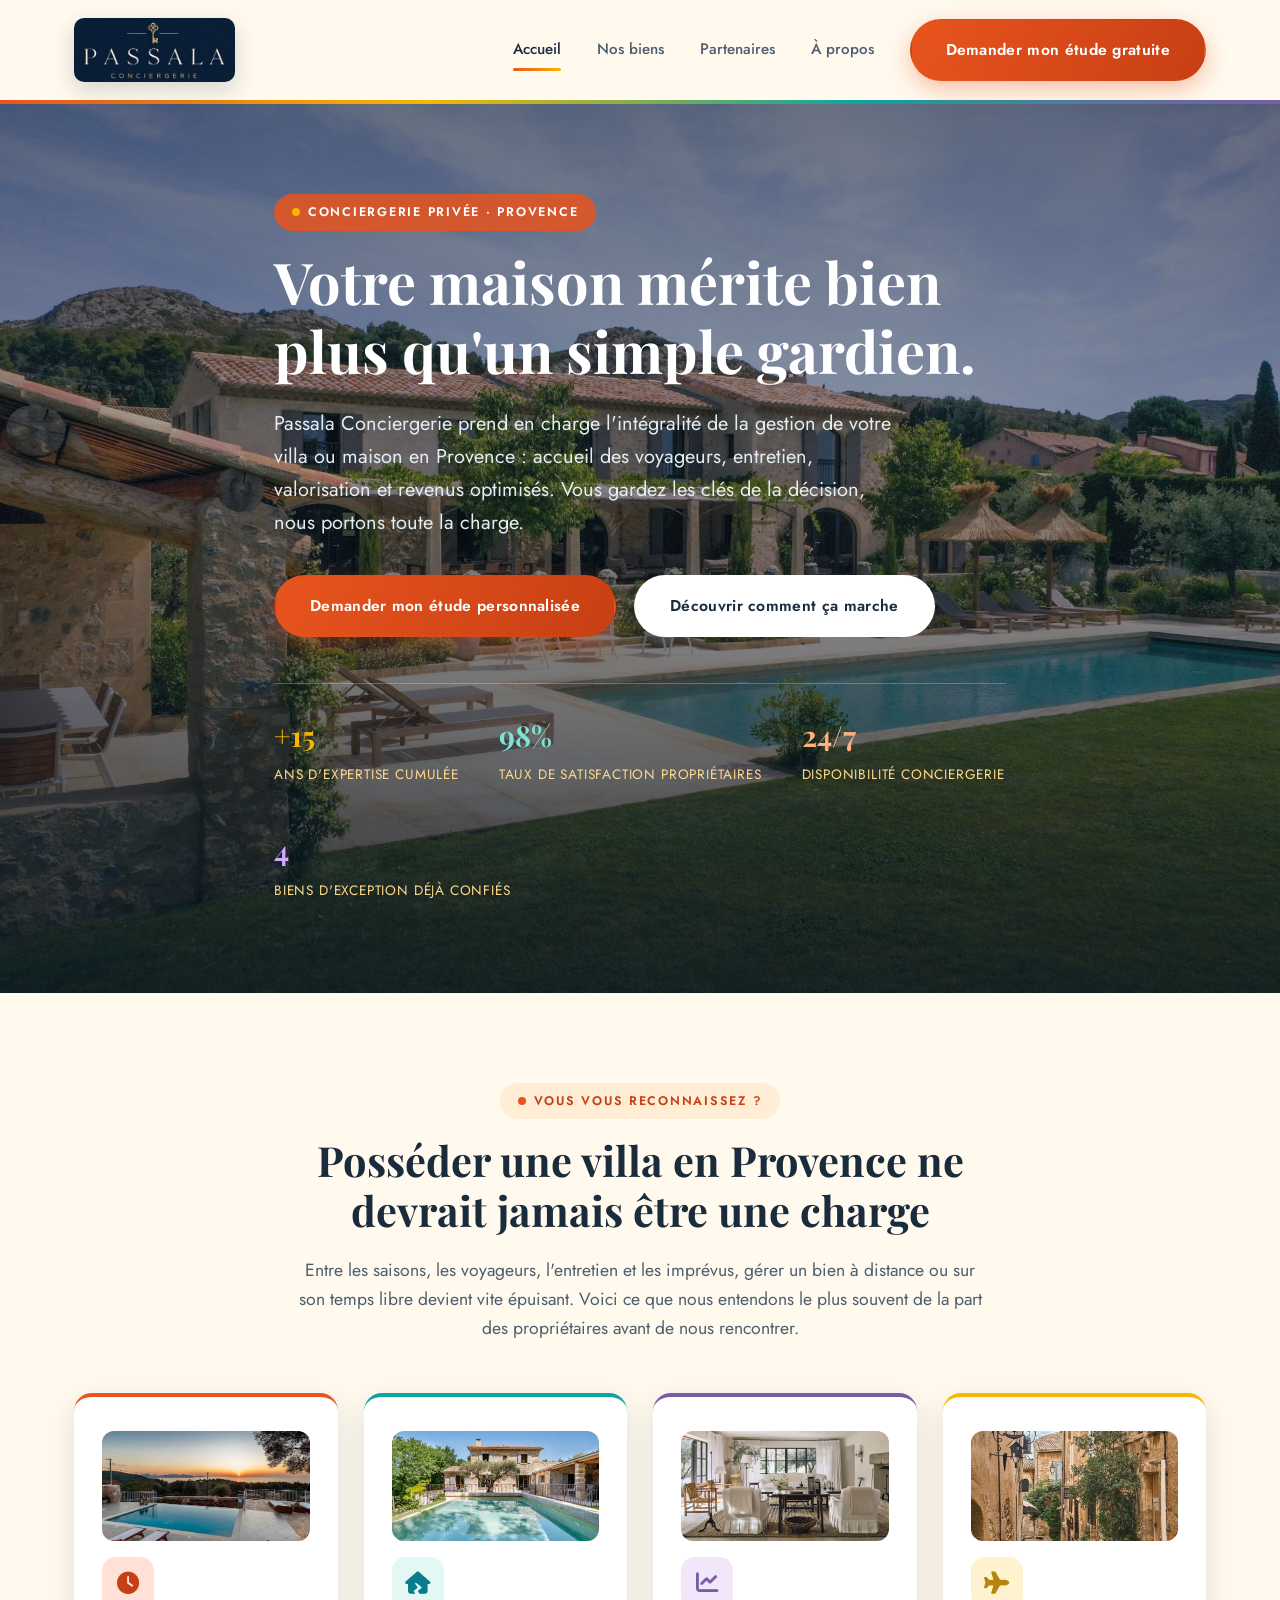
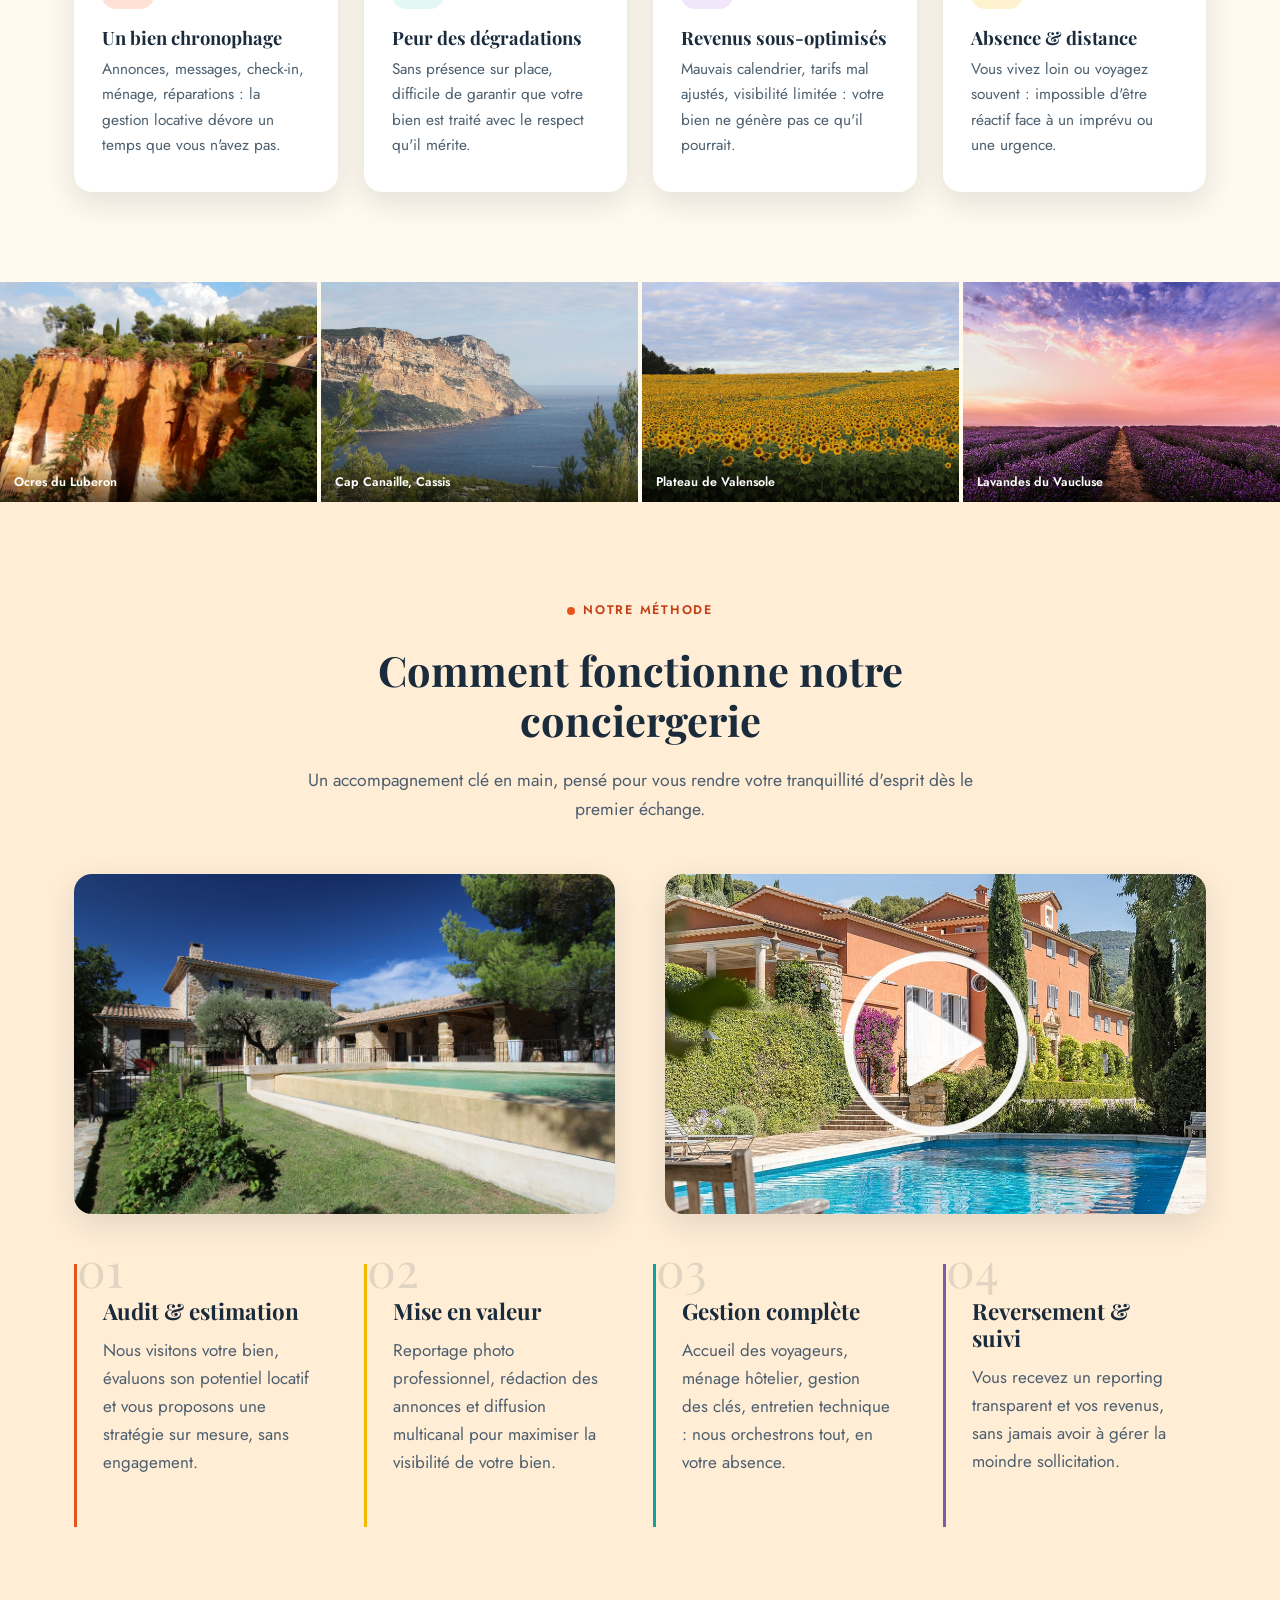
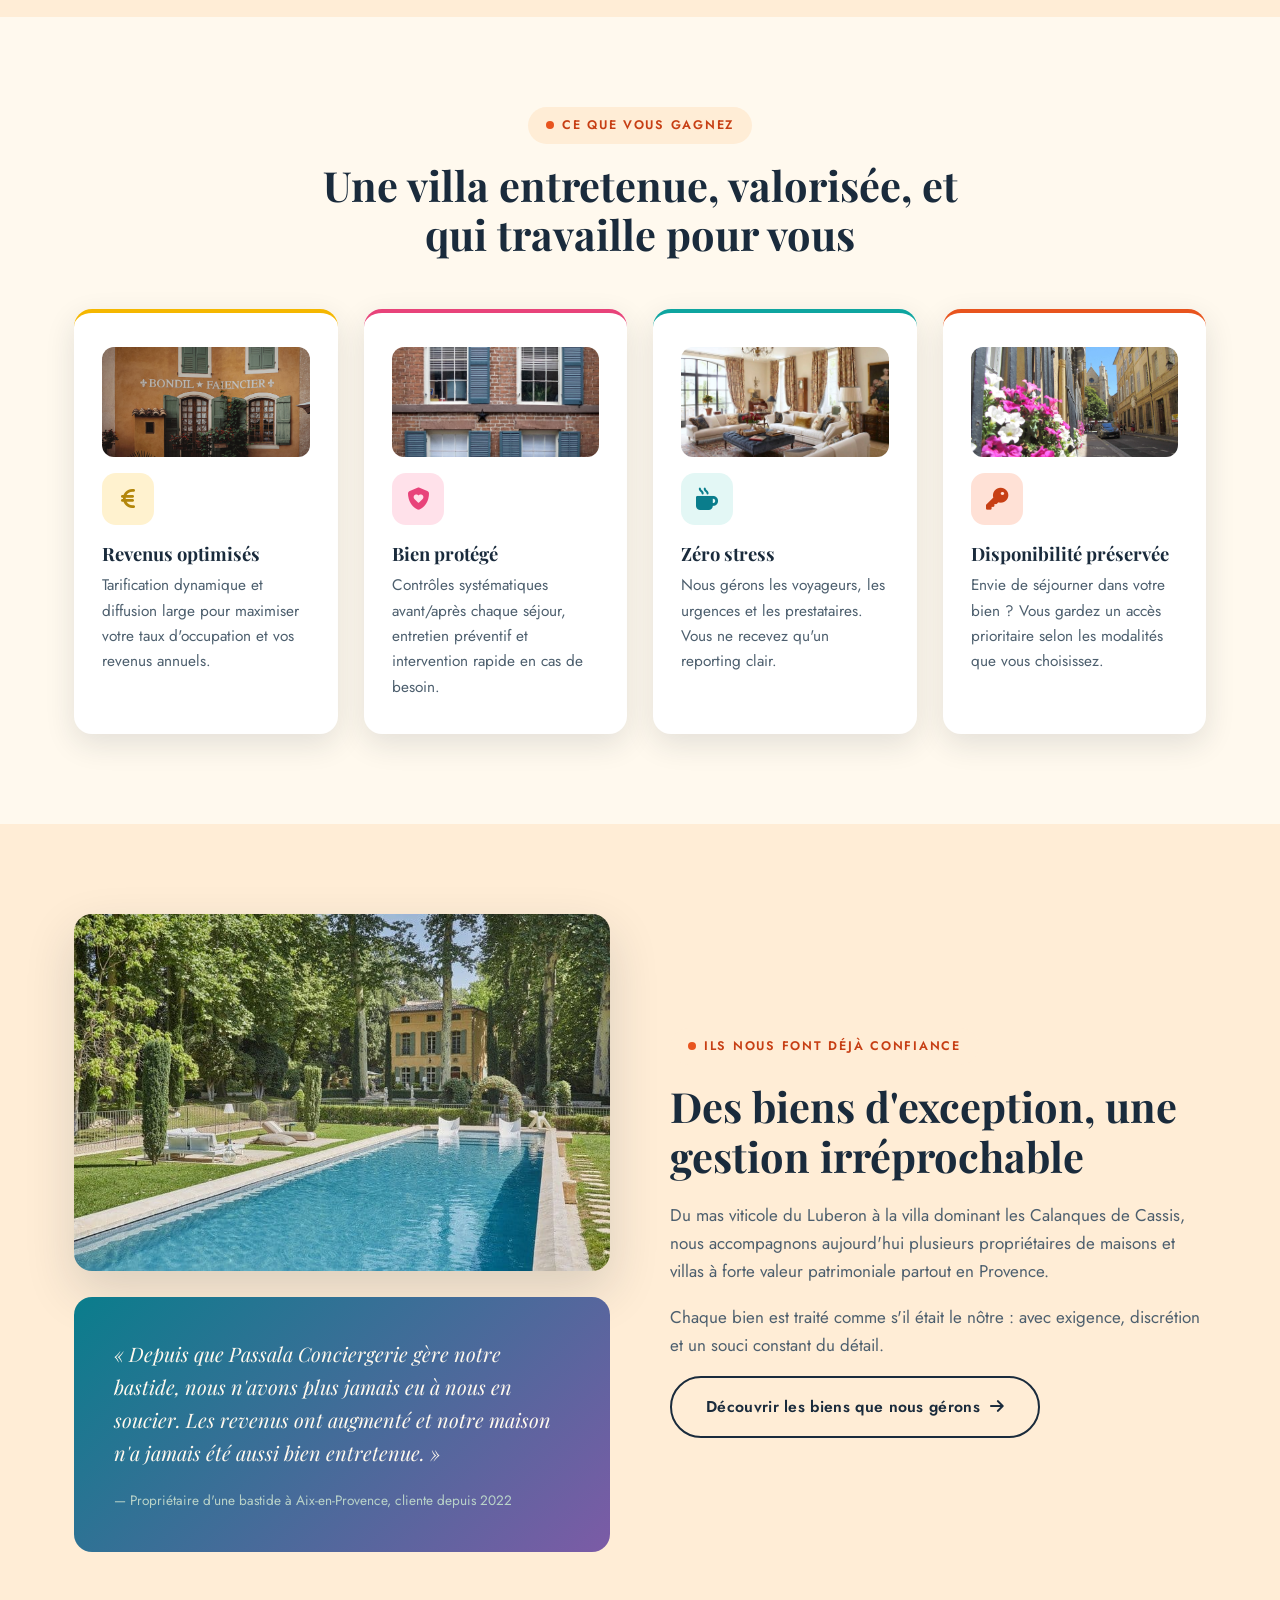
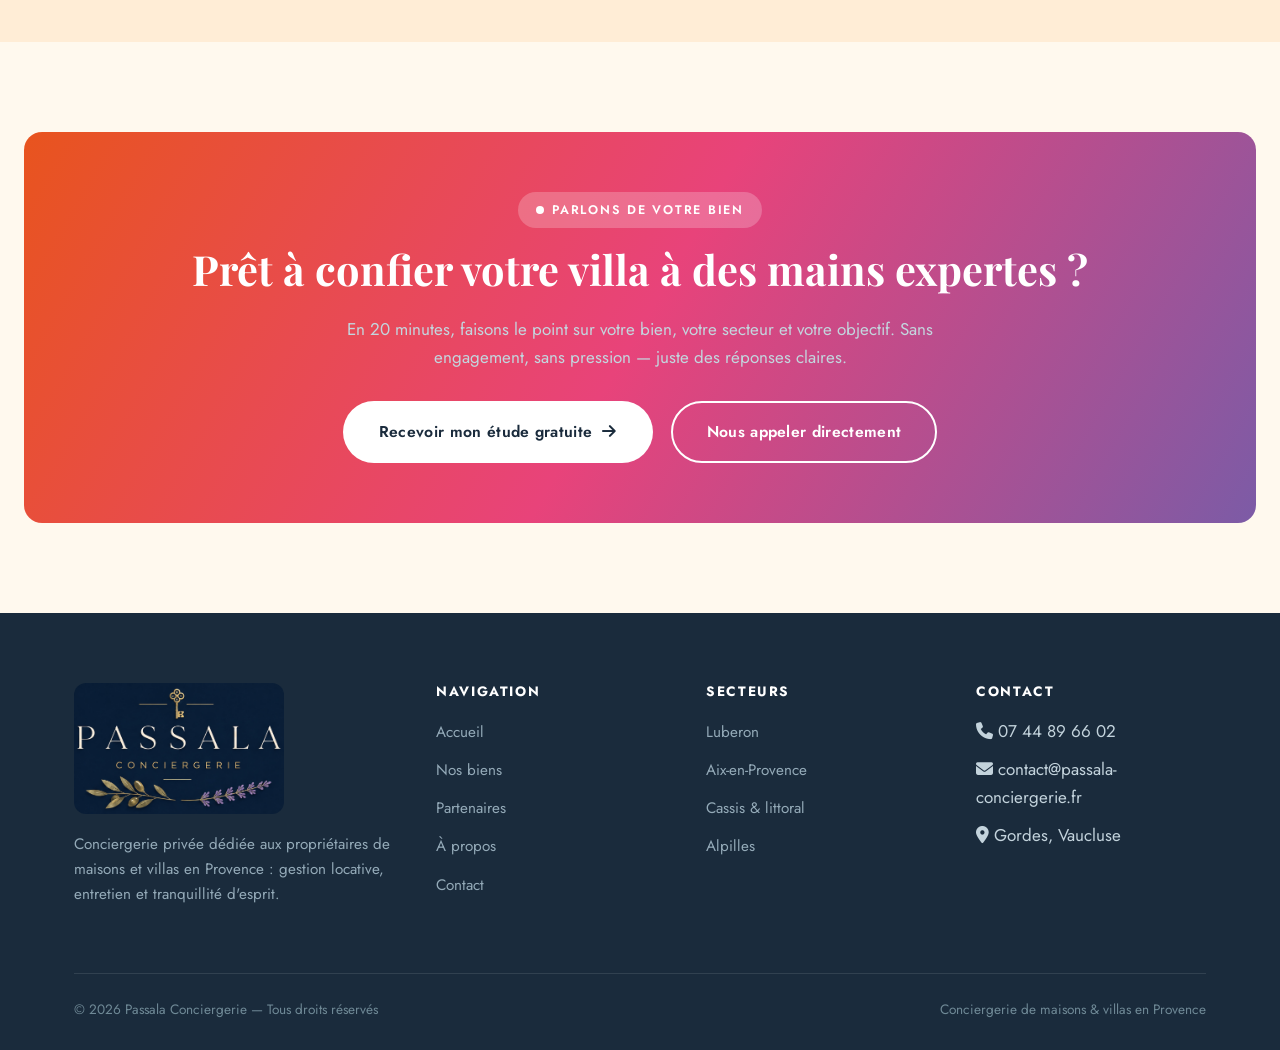
<file: index.html>
<!DOCTYPE html>
<html lang="fr">
<head>
<meta charset="UTF-8">
<meta name="viewport" content="width=device-width, initial-scale=1.0">
<title>Passala Conciergerie — Conciergerie haut de gamme pour maisons & villas en Provence</title>
<meta name="description" content="Confiez votre maison ou votre villa en Provence à Passala Conciergerie : conciergerie complète, gestion locative saisonnière, entretien et tranquillité d'esprit garantie.">
<link rel="preconnect" href="https://fonts.googleapis.com">
<link href="https://fonts.googleapis.com/css2?family=Playfair+Display:wght@500;600;700&family=Jost:wght@400;500;600;700&display=swap" rel="stylesheet">
<link rel="stylesheet" href="https://cdn.jsdelivr.net/npm/@fortawesome/fontawesome-free@6.4.0/css/all.min.css">
<link rel="icon" href="favicon.ico" sizes="any">
<link rel="icon" type="image/png" sizes="16x16" href="images/favicon-16.png">
<link rel="icon" type="image/png" sizes="32x32" href="images/favicon-32.png">
<link rel="icon" type="image/png" sizes="512x512" href="images/logo-passala-emblem.png">
<link rel="apple-touch-icon" href="images/apple-touch-icon.png">
<meta name="theme-color" content="#0a1e37">
<link rel="stylesheet" href="css/style.css">
</head>
<body>

<header id="site-header">
  <div class="header-inner">
    <a href="index.html" class="brand" aria-label="Passala Conciergerie — retour à l'accueil">
      <img src="images/logo-passala-lockup.jpg" alt="Passala Conciergerie" width="760" height="303">
    </a>
    <nav id="main-nav">
      <a href="index.html" class="active">Accueil</a>
      <a href="nos-biens.html">Nos biens</a>
      <a href="partenaires.html">Partenaires</a>
      <a href="a-propos.html">À propos</a>
      <div class="nav-cta">
        <a href="contact.html" class="btn btn-primary">Demander mon étude gratuite</a>
      </div>
    </nav>
    <button class="nav-toggle" id="nav-toggle" aria-label="Ouvrir le menu"><i class="fa-solid fa-bars"></i></button>
  </div>
</header>

<main>

  <!-- HERO -->
  <section class="hero" id="hero-section">
    <div class="hero-bg" style="background-image:url('images/hero-villa-piscine.jpg');"></div>
    <div class="container hero-content">
      <span class="eyebrow">Conciergerie privée · Provence</span>
      <h1>Votre maison mérite bien plus qu'un simple gardien.</h1>
      <p class="lead">Passala Conciergerie prend en charge l'intégralité de la gestion de votre villa ou maison en Provence : accueil des voyageurs, entretien, valorisation et revenus optimisés. Vous gardez les clés de la décision, nous portons toute la charge.</p>
      <div class="hero-actions">
        <a href="contact.html" class="btn btn-primary">Demander mon étude personnalisée</a>
        <a href="#fonctionnement" class="btn btn-light">Découvrir comment ça marche</a>
      </div>
      <div class="hero-stats">
        <div><strong>+15</strong><span>ans d'expertise cumulée</span></div>
        <div><strong>98%</strong><span>taux de satisfaction propriétaires</span></div>
        <div><strong>24/7</strong><span>disponibilité conciergerie</span></div>
        <div><strong>4</strong><span>biens d'exception déjà confiés</span></div>
      </div>
    </div>
  </section>

  <!-- DOULEURS PROPRIETAIRES -->
  <section id="problematique">
    <div class="container">
      <div class="section-head">
        <span class="eyebrow">Vous vous reconnaissez ?</span>
        <h2>Posséder une villa en Provence ne devrait jamais être une charge</h2>
        <p>Entre les saisons, les voyageurs, l'entretien et les imprévus, gérer un bien à distance ou sur son temps libre devient vite épuisant. Voici ce que nous entendons le plus souvent de la part des propriétaires avant de nous rencontrer.</p>
      </div>
      <div class="pain-grid">
        <div class="pain-card">
          <img class="thumb-mini" src="images/villa-piscine-terrasse.jpg" alt="Villa avec piscine et terrasse en Provence">
          <div class="icon"><i class="fa-solid fa-clock"></i></div>
          <h3>Un bien chronophage</h3>
          <p>Annonces, messages, check-in, ménage, réparations : la gestion locative dévore un temps que vous n'avez pas.</p>
        </div>
        <div class="pain-card">
          <img class="thumb-mini" src="images/mas-piscine.jpg" alt="Mas provençal avec piscine entretenue">
          <div class="icon"><i class="fa-solid fa-house-crack"></i></div>
          <h3>Peur des dégradations</h3>
          <p>Sans présence sur place, difficile de garantir que votre bien est traité avec le respect qu'il mérite.</p>
        </div>
        <div class="pain-card">
          <img class="thumb-mini" src="images/interior-provencal.jpg" alt="Intérieur provençal soigné">
          <div class="icon"><i class="fa-solid fa-chart-line"></i></div>
          <h3>Revenus sous-optimisés</h3>
          <p>Mauvais calendrier, tarifs mal ajustés, visibilité limitée : votre bien ne génère pas ce qu'il pourrait.</p>
        </div>
        <div class="pain-card">
          <img class="thumb-mini" src="images/gordes-village.jpg" alt="Village de Gordes en Provence">
          <div class="icon"><i class="fa-solid fa-plane"></i></div>
          <h3>Absence &amp; distance</h3>
          <p>Vous vivez loin ou voyagez souvent : impossible d'être réactif face à un imprévu ou une urgence.</p>
        </div>
      </div>
    </div>
  </section>

  <!-- BANDE PHOTO PACA -->
  <section id="paca-strip" style="padding:0;">
    <div class="photo-strip">
      <figure><img src="images/roussillon-ocres.jpg" alt="Falaises ocre de Roussillon dans le Luberon"><figcaption>Ocres du Luberon</figcaption></figure>
      <figure><img src="images/calanque-sormiou.jpg" alt="Cap Canaille et falaises ocre au-dessus de la Méditerranée, près de Cassis"><figcaption>Cap Canaille, Cassis</figcaption></figure>
      <figure><img src="images/tournesols-valensole.jpg" alt="Champ de tournesols près de Valensole"><figcaption>Plateau de Valensole</figcaption></figure>
      <figure><img src="images/lavande-champ.jpg" alt="Champ de lavande en fleur en Provence"><figcaption>Lavandes du Vaucluse</figcaption></figure>
    </div>
  </section>

  <!-- FONCTIONNEMENT -->
  <section id="fonctionnement" class="section-alt">
    <div class="container">
      <div class="section-head">
        <span class="eyebrow">Notre méthode</span>
        <h2>Comment fonctionne notre conciergerie</h2>
        <p>Un accompagnement clé en main, pensé pour vous rendre votre tranquillité d'esprit dès le premier échange.</p>
      </div>
      <div class="split-media" style="margin-bottom:50px;">
        <div>
          <img src="images/mas-piscine-wide.jpg" alt="Mas provençal avec piscine géré par Passala Conciergerie">
        </div>
        <div>
          <img src="images/bastide-zingraf.jpg" alt="Bastide provençale rénovée et entretenue">
        </div>
      </div>
      <div class="steps-grid">
        <div class="step-card">
          <span class="step-num">01</span>
          <h3>Audit &amp; estimation</h3>
          <p>Nous visitons votre bien, évaluons son potentiel locatif et vous proposons une stratégie sur mesure, sans engagement.</p>
        </div>
        <div class="step-card">
          <span class="step-num">02</span>
          <h3>Mise en valeur</h3>
          <p>Reportage photo professionnel, rédaction des annonces et diffusion multicanal pour maximiser la visibilité de votre bien.</p>
        </div>
        <div class="step-card">
          <span class="step-num">03</span>
          <h3>Gestion complète</h3>
          <p>Accueil des voyageurs, ménage hôtelier, gestion des clés, entretien technique : nous orchestrons tout, en votre absence.</p>
        </div>
        <div class="step-card">
          <span class="step-num">04</span>
          <h3>Reversement &amp; suivi</h3>
          <p>Vous recevez un reporting transparent et vos revenus, sans jamais avoir à gérer la moindre sollicitation.</p>
        </div>
      </div>
    </div>
  </section>

  <!-- BENEFICES -->
  <section id="benefices">
    <div class="container">
      <div class="section-head">
        <span class="eyebrow">Ce que vous gagnez</span>
        <h2>Une villa entretenue, valorisée, et qui travaille pour vous</h2>
      </div>
      <div class="benefit-grid">
        <div class="benefit-card">
          <img class="thumb-mini" src="images/facade-couleurs-provence.jpg" alt="Façade provençale ocre avec volets et plantes">
          <div class="icon"><i class="fa-solid fa-euro-sign"></i></div>
          <h3>Revenus optimisés</h3>
          <p>Tarification dynamique et diffusion large pour maximiser votre taux d'occupation et vos revenus annuels.</p>
        </div>
        <div class="benefit-card">
          <img class="thumb-mini" src="images/volets-bleus.jpg" alt="Fenêtre aux volets bleus, symbole d'une maison bien entretenue">
          <div class="icon"><i class="fa-solid fa-shield-heart"></i></div>
          <h3>Bien protégé</h3>
          <p>Contrôles systématiques avant/après chaque séjour, entretien préventif et intervention rapide en cas de besoin.</p>
        </div>
        <div class="benefit-card">
          <img class="thumb-mini" src="images/interior-living-room.jpg" alt="Salon lumineux d'une villa gérée par Passala Conciergerie">
          <div class="icon"><i class="fa-solid fa-mug-hot"></i></div>
          <h3>Zéro stress</h3>
          <p>Nous gérons les voyageurs, les urgences et les prestataires. Vous ne recevez qu'un reporting clair.</p>
        </div>
        <div class="benefit-card">
          <img class="thumb-mini" src="images/aix-fontaine-rotonde.jpg" alt="Ruelle fleurie d'Aix-en-Provence">
          <div class="icon"><i class="fa-solid fa-key"></i></div>
          <h3>Disponibilité préservée</h3>
          <p>Envie de séjourner dans votre bien ? Vous gardez un accès prioritaire selon les modalités que vous choisissez.</p>
        </div>
      </div>
    </div>
  </section>

  <!-- REASSURANCE / NOS BIENS -->
  <section id="reassurance" class="section-alt">
    <div class="container">
      <div class="reassurance">
        <div>
          <img src="images/bastide-aix.jpg" alt="Bastide provençale gérée par Passala Conciergerie près d'Aix-en-Provence">
          <div class="quote-block">
            <p>« Depuis que Passala Conciergerie gère notre bastide, nous n'avons plus jamais eu à nous en soucier. Les revenus ont augmenté et notre maison n'a jamais été aussi bien entretenue. »</p>
            <footer>— Propriétaire d'une bastide à Aix-en-Provence, cliente depuis 2022</footer>
          </div>
        </div>
        <div>
          <span class="eyebrow">Ils nous font déjà confiance</span>
          <h2>Des biens d'exception, une gestion irréprochable</h2>
          <p>Du mas viticole du Luberon à la villa dominant les Calanques de Cassis, nous accompagnons aujourd'hui plusieurs propriétaires de maisons et villas à forte valeur patrimoniale partout en Provence.</p>
          <p>Chaque bien est traité comme s'il était le nôtre : avec exigence, discrétion et un souci constant du détail.</p>
          <a href="nos-biens.html" class="btn btn-outline">Découvrir les biens que nous gérons <i class="fa-solid fa-arrow-right"></i></a>
        </div>
      </div>
    </div>
  </section>

  <!-- CTA FINAL -->
  <section id="cta-final">
    <div class="cta-band">
      <span class="eyebrow">Parlons de votre bien</span>
      <h2>Prêt à confier votre villa à des mains expertes ?</h2>
      <p>En 20 minutes, faisons le point sur votre bien, votre secteur et votre objectif. Sans engagement, sans pression — juste des réponses claires.</p>
      <div class="hero-actions">
        <a href="contact.html" class="btn btn-light">Recevoir mon étude gratuite <i class="fa-solid fa-arrow-right"></i></a>
        <a href="tel:+33744896602" class="btn btn-outline" style="border-color:#fff;color:#fff;">Nous appeler directement</a>
      </div>
    </div>
  </section>

</main>

<footer id="site-footer">
  <div class="container">
    <div class="footer-grid">
      <div>
        <a href="index.html" class="brand" aria-label="Passala Conciergerie — retour à l'accueil"><img src="images/logo-passala.jpg" alt="Passala Conciergerie" width="1000" height="625"></a>
        <p>Conciergerie privée dédiée aux propriétaires de maisons et villas en Provence : gestion locative, entretien et tranquillité d'esprit.</p>
      </div>
      <div>
        <h4>Navigation</h4>
        <ul>
          <li><a href="index.html">Accueil</a></li>
          <li><a href="nos-biens.html">Nos biens</a></li>
          <li><a href="partenaires.html">Partenaires</a></li>
          <li><a href="a-propos.html">À propos</a></li>
          <li><a href="contact.html">Contact</a></li>
        </ul>
      </div>
      <div>
        <h4>Secteurs</h4>
        <ul>
          <li><a href="nos-biens.html">Luberon</a></li>
          <li><a href="nos-biens.html">Aix-en-Provence</a></li>
          <li><a href="nos-biens.html">Cassis &amp; littoral</a></li>
          <li><a href="nos-biens.html">Alpilles</a></li>
        </ul>
      </div>
      <div>
        <h4>Contact</h4>
        <ul>
          <li><i class="fa-solid fa-phone"></i> 07 44 89 66 02</li>
          <li><i class="fa-solid fa-envelope"></i> contact@passala-conciergerie.fr</li>
          <li><i class="fa-solid fa-location-dot"></i> Gordes, Vaucluse</li>
        </ul>
      </div>
    </div>
    <div class="footer-bottom">
      <span>© 2026 Passala Conciergerie — Tous droits réservés</span>
      <span>Conciergerie de maisons &amp; villas en Provence</span>
    </div>
  </div>
</footer>


<script src="js/main.js"></script>
</body>
</html>
</file>
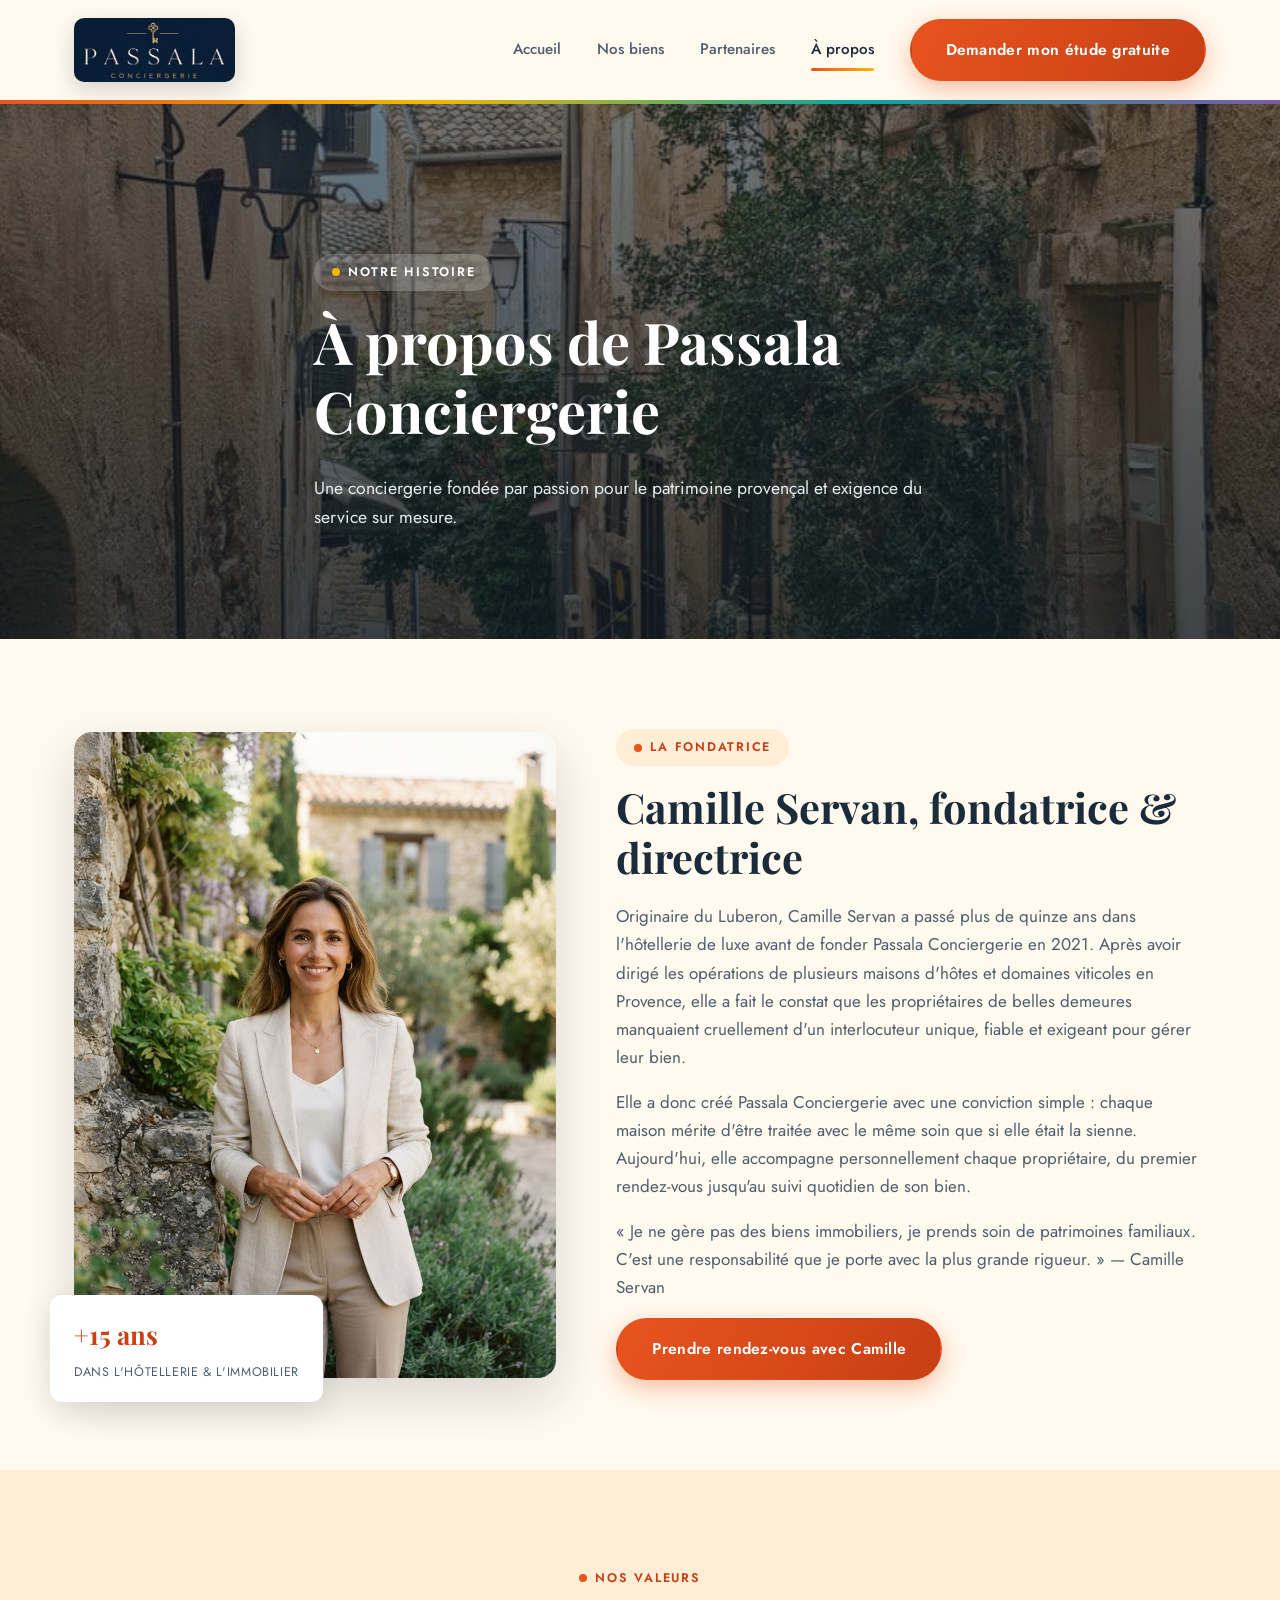
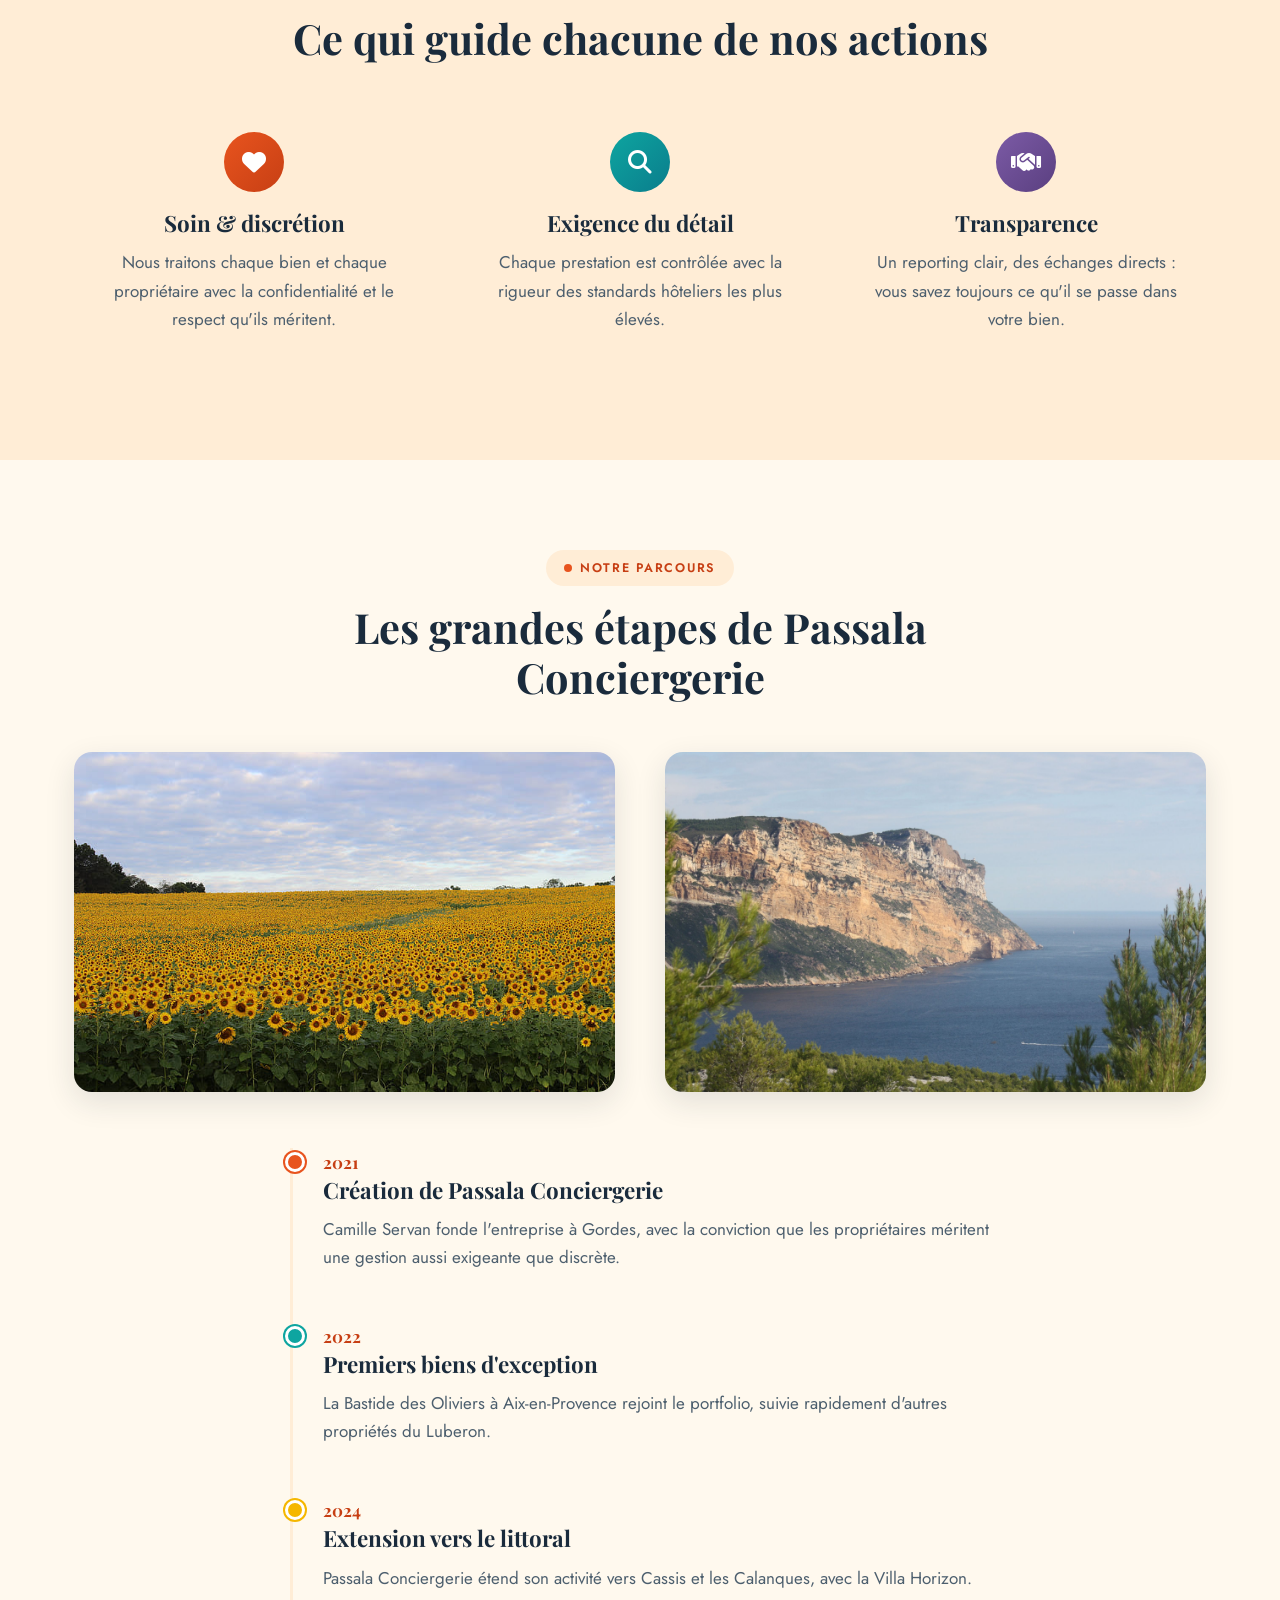
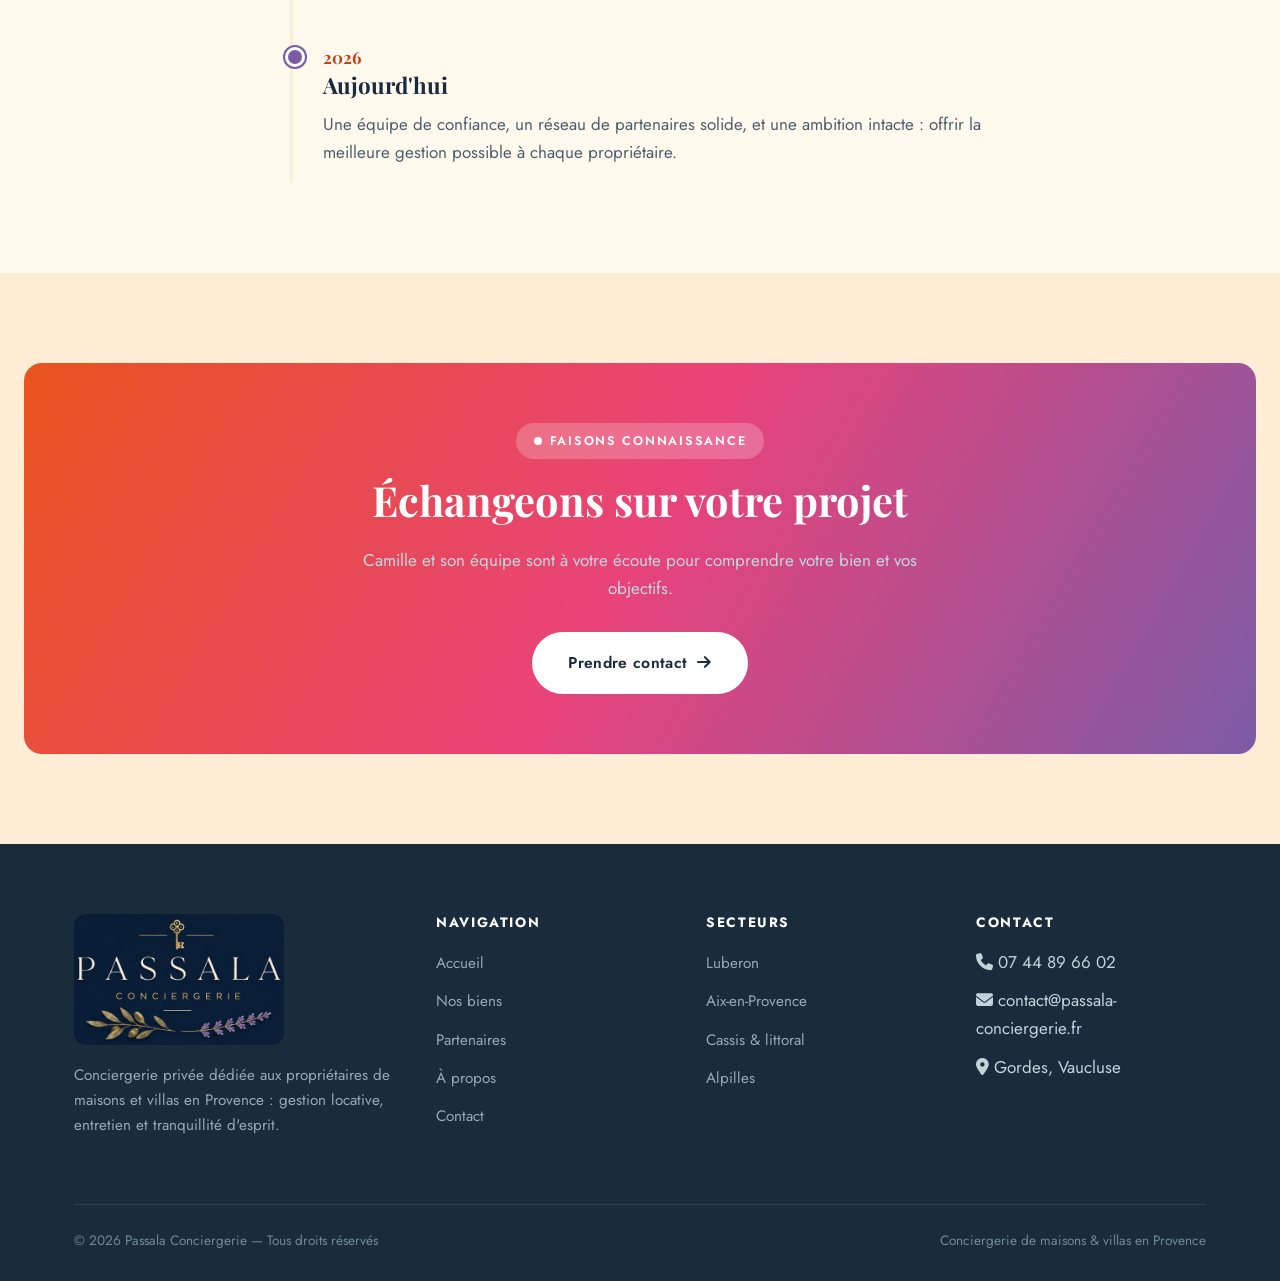
<file: a-propos.html>
<!DOCTYPE html>
<html lang="fr">
<head>
<meta charset="UTF-8">
<meta name="viewport" content="width=device-width, initial-scale=1.0">
<title>À propos — Passala Conciergerie</title>
<meta name="description" content="Découvrez l'histoire de Passala Conciergerie et de sa fondatrice, dédiées à la gestion haut de gamme de maisons et villas en Provence.">
<link rel="preconnect" href="https://fonts.googleapis.com">
<link href="https://fonts.googleapis.com/css2?family=Playfair+Display:wght@500;600;700&family=Jost:wght@400;500;600;700&display=swap" rel="stylesheet">
<link rel="stylesheet" href="https://cdn.jsdelivr.net/npm/@fortawesome/fontawesome-free@6.4.0/css/all.min.css">
<link rel="icon" href="favicon.ico" sizes="any">
<link rel="icon" type="image/png" sizes="16x16" href="images/favicon-16.png">
<link rel="icon" type="image/png" sizes="32x32" href="images/favicon-32.png">
<link rel="icon" type="image/png" sizes="512x512" href="images/logo-passala-emblem.png">
<link rel="apple-touch-icon" href="images/apple-touch-icon.png">
<meta name="theme-color" content="#0a1e37">
<link rel="stylesheet" href="css/style.css">
</head>
<body>

<header id="site-header">
  <div class="header-inner">
    <a href="index.html" class="brand" aria-label="Passala Conciergerie — retour à l'accueil">
      <img src="images/logo-passala-lockup.jpg" alt="Passala Conciergerie" width="760" height="303">
    </a>
    <nav id="main-nav">
      <a href="index.html">Accueil</a>
      <a href="nos-biens.html">Nos biens</a>
      <a href="partenaires.html">Partenaires</a>
      <a href="a-propos.html" class="active">À propos</a>
      <div class="nav-cta">
        <a href="contact.html" class="btn btn-primary">Demander mon étude gratuite</a>
      </div>
    </nav>
    <button class="nav-toggle" id="nav-toggle" aria-label="Ouvrir le menu"><i class="fa-solid fa-bars"></i></button>
  </div>
</header>

<main>
  <section class="page-hero">
    <div class="hero-bg" style="background-image:url('images/gordes-village.jpg');"></div>
    <div class="container page-hero-content">
      <span class="eyebrow">Notre histoire</span>
      <h1>À propos de Passala Conciergerie</h1>
      <p>Une conciergerie fondée par passion pour le patrimoine provençal et exigence du service sur mesure.</p>
    </div>
  </section>

  <section id="fondatrice">
    <div class="container">
      <div class="about-hero">
        <div class="about-portrait">
          <img src="images/portrait-directrice.jpg" alt="Portrait de la fondatrice de Passala Conciergerie">
          <div class="badge">
            <strong>+15 ans</strong>
            <span>Dans l'hôtellerie &amp; l'immobilier</span>
          </div>
        </div>
        <div>
          <span class="eyebrow">La fondatrice</span>
          <h2>Camille Servan, fondatrice &amp; directrice</h2>
          <p>Originaire du Luberon, Camille Servan a passé plus de quinze ans dans l'hôtellerie de luxe avant de fonder Passala Conciergerie en 2021. Après avoir dirigé les opérations de plusieurs maisons d'hôtes et domaines viticoles en Provence, elle a fait le constat que les propriétaires de belles demeures manquaient cruellement d'un interlocuteur unique, fiable et exigeant pour gérer leur bien.</p>
          <p>Elle a donc créé Passala Conciergerie avec une conviction simple : chaque maison mérite d'être traitée avec le même soin que si elle était la sienne. Aujourd'hui, elle accompagne personnellement chaque propriétaire, du premier rendez-vous jusqu'au suivi quotidien de son bien.</p>
          <p>« Je ne gère pas des biens immobiliers, je prends soin de patrimoines familiaux. C'est une responsabilité que je porte avec la plus grande rigueur. » — Camille Servan</p>
          <a href="contact.html" class="btn btn-primary">Prendre rendez-vous avec Camille</a>
        </div>
      </div>
    </div>
  </section>

  <section class="section-alt" id="valeurs">
    <div class="container">
      <div class="section-head">
        <span class="eyebrow">Nos valeurs</span>
        <h2>Ce qui guide chacune de nos actions</h2>
      </div>
      <div class="values-grid">
        <div class="value-card">
          <div class="icon"><i class="fa-solid fa-heart"></i></div>
          <h3>Soin &amp; discrétion</h3>
          <p>Nous traitons chaque bien et chaque propriétaire avec la confidentialité et le respect qu'ils méritent.</p>
        </div>
        <div class="value-card">
          <div class="icon"><i class="fa-solid fa-magnifying-glass"></i></div>
          <h3>Exigence du détail</h3>
          <p>Chaque prestation est contrôlée avec la rigueur des standards hôteliers les plus élevés.</p>
        </div>
        <div class="value-card">
          <div class="icon"><i class="fa-solid fa-handshake"></i></div>
          <h3>Transparence</h3>
          <p>Un reporting clair, des échanges directs : vous savez toujours ce qu'il se passe dans votre bien.</p>
        </div>
      </div>
    </div>
  </section>

  <section id="parcours">
    <div class="container">
      <div class="section-head">
        <span class="eyebrow">Notre parcours</span>
        <h2>Les grandes étapes de Passala Conciergerie</h2>
      </div>
      <div class="split-media" style="margin-bottom:56px;">
        <div><img src="images/tournesols-valensole.jpg" alt="Champs de tournesols du plateau de Valensole"></div>
        <div><img src="images/calanque-sormiou.jpg" alt="Cap Canaille et falaises ocre près de Cassis"></div>
      </div>
      <div class="timeline" style="max-width:700px;margin:0 auto;">
        <div class="timeline-item">
          <span class="year">2021</span>
          <h3>Création de Passala Conciergerie</h3>
          <p>Camille Servan fonde l'entreprise à Gordes, avec la conviction que les propriétaires méritent une gestion aussi exigeante que discrète.</p>
        </div>
        <div class="timeline-item">
          <span class="year">2022</span>
          <h3>Premiers biens d'exception</h3>
          <p>La Bastide des Oliviers à Aix-en-Provence rejoint le portfolio, suivie rapidement d'autres propriétés du Luberon.</p>
        </div>
        <div class="timeline-item">
          <span class="year">2024</span>
          <h3>Extension vers le littoral</h3>
          <p>Passala Conciergerie étend son activité vers Cassis et les Calanques, avec la Villa Horizon.</p>
        </div>
        <div class="timeline-item">
          <span class="year">2026</span>
          <h3>Aujourd'hui</h3>
          <p>Une équipe de confiance, un réseau de partenaires solide, et une ambition intacte : offrir la meilleure gestion possible à chaque propriétaire.</p>
        </div>
      </div>
    </div>
  </section>

  <section class="section-alt">
    <div class="cta-band">
      <span class="eyebrow">Faisons connaissance</span>
      <h2>Échangeons sur votre projet</h2>
      <p>Camille et son équipe sont à votre écoute pour comprendre votre bien et vos objectifs.</p>
      <div class="hero-actions">
        <a href="contact.html" class="btn btn-light">Prendre contact <i class="fa-solid fa-arrow-right"></i></a>
      </div>
    </div>
  </section>
</main>

<footer id="site-footer">
  <div class="container">
    <div class="footer-grid">
      <div>
        <a href="index.html" class="brand" aria-label="Passala Conciergerie — retour à l'accueil"><img src="images/logo-passala.jpg" alt="Passala Conciergerie" width="1000" height="625"></a>
        <p>Conciergerie privée dédiée aux propriétaires de maisons et villas en Provence : gestion locative, entretien et tranquillité d'esprit.</p>
      </div>
      <div>
        <h4>Navigation</h4>
        <ul>
          <li><a href="index.html">Accueil</a></li>
          <li><a href="nos-biens.html">Nos biens</a></li>
          <li><a href="partenaires.html">Partenaires</a></li>
          <li><a href="a-propos.html">À propos</a></li>
          <li><a href="contact.html">Contact</a></li>
        </ul>
      </div>
      <div>
        <h4>Secteurs</h4>
        <ul>
          <li><a href="nos-biens.html">Luberon</a></li>
          <li><a href="nos-biens.html">Aix-en-Provence</a></li>
          <li><a href="nos-biens.html">Cassis &amp; littoral</a></li>
          <li><a href="nos-biens.html">Alpilles</a></li>
        </ul>
      </div>
      <div>
        <h4>Contact</h4>
        <ul>
          <li><i class="fa-solid fa-phone"></i> 07 44 89 66 02</li>
          <li><i class="fa-solid fa-envelope"></i> contact@passala-conciergerie.fr</li>
          <li><i class="fa-solid fa-location-dot"></i> Gordes, Vaucluse</li>
        </ul>
      </div>
    </div>
    <div class="footer-bottom">
      <span>© 2026 Passala Conciergerie — Tous droits réservés</span>
      <span>Conciergerie de maisons &amp; villas en Provence</span>
    </div>
  </div>
</footer>


<script src="js/main.js"></script>
</body>
</html>
</file>
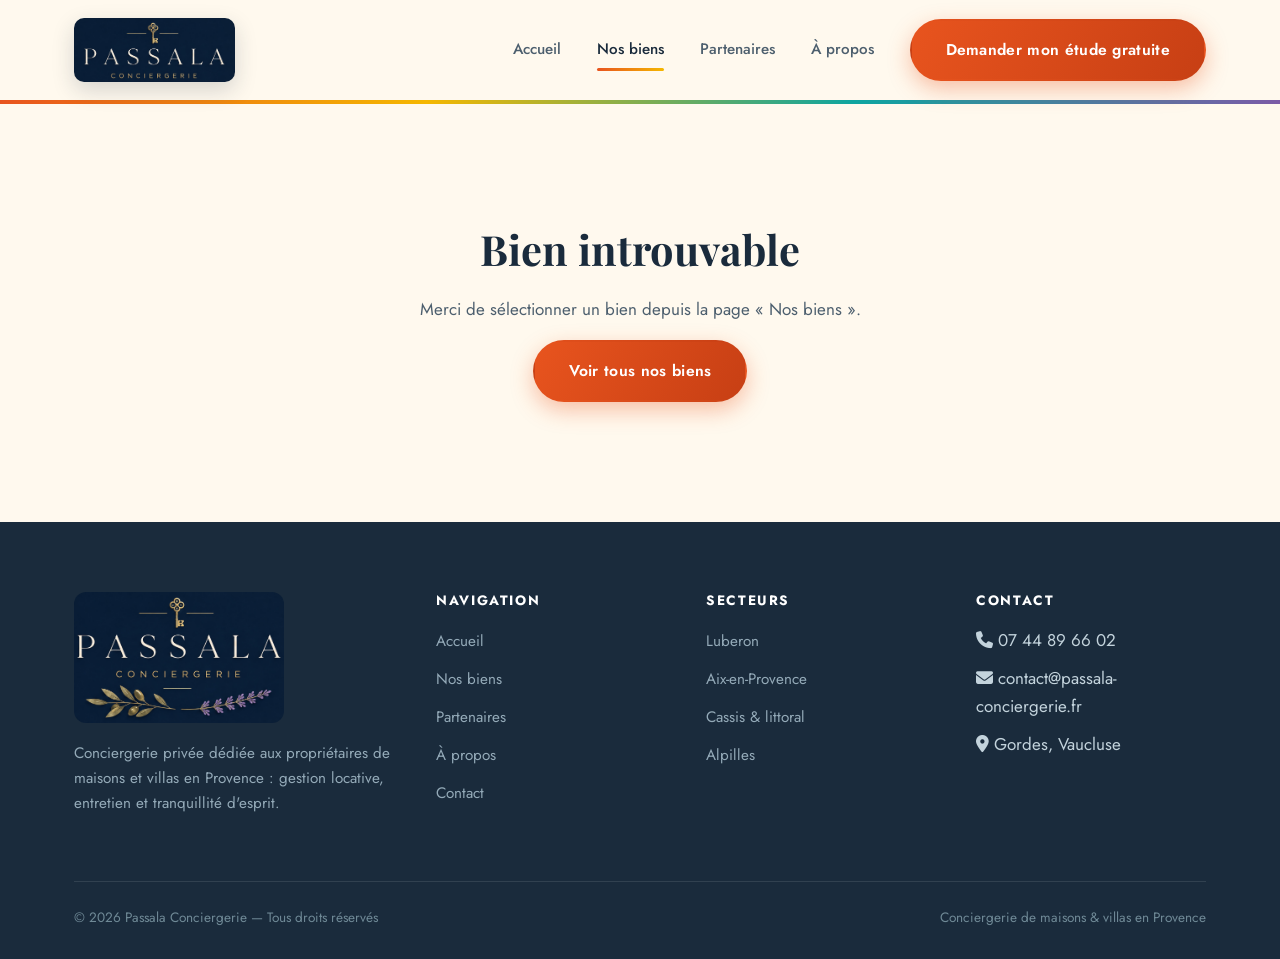
<file: bien.html>
<!DOCTYPE html>
<html lang="fr">
<head>
<meta charset="UTF-8">
<meta name="viewport" content="width=device-width, initial-scale=1.0">
<title>Fiche bien — Passala Conciergerie</title>
<meta name="description" content="Découvrez en détail ce bien géré par Passala Conciergerie : équipements, capacité et prestations de conciergerie.">
<link rel="preconnect" href="https://fonts.googleapis.com">
<link href="https://fonts.googleapis.com/css2?family=Playfair+Display:wght@500;600;700&family=Jost:wght@400;500;600;700&display=swap" rel="stylesheet">
<link rel="stylesheet" href="https://cdn.jsdelivr.net/npm/@fortawesome/fontawesome-free@6.4.0/css/all.min.css">
<link rel="icon" href="favicon.ico" sizes="any">
<link rel="icon" type="image/png" sizes="16x16" href="images/favicon-16.png">
<link rel="icon" type="image/png" sizes="32x32" href="images/favicon-32.png">
<link rel="icon" type="image/png" sizes="512x512" href="images/logo-passala-emblem.png">
<link rel="apple-touch-icon" href="images/apple-touch-icon.png">
<meta name="theme-color" content="#0a1e37">
<link rel="stylesheet" href="css/style.css">
</head>
<body>

<header id="site-header">
  <div class="header-inner">
    <a href="index.html" class="brand" aria-label="Passala Conciergerie — retour à l'accueil">
      <img src="images/logo-passala-lockup.jpg" alt="Passala Conciergerie" width="760" height="303">
    </a>
    <nav id="main-nav">
      <a href="index.html">Accueil</a>
      <a href="nos-biens.html" class="active">Nos biens</a>
      <a href="partenaires.html">Partenaires</a>
      <a href="a-propos.html">À propos</a>
      <div class="nav-cta">
        <a href="contact.html" class="btn btn-primary">Demander mon étude gratuite</a>
      </div>
    </nav>
    <button class="nav-toggle" id="nav-toggle" aria-label="Ouvrir le menu"><i class="fa-solid fa-bars"></i></button>
  </div>
</header>

<main id="property-detail">
  <div class="container text-center" style="padding:160px 0;">
    <p>Chargement du bien…</p>
  </div>
</main>

<footer id="site-footer">
  <div class="container">
    <div class="footer-grid">
      <div>
        <a href="index.html" class="brand" aria-label="Passala Conciergerie — retour à l'accueil"><img src="images/logo-passala.jpg" alt="Passala Conciergerie" width="1000" height="625"></a>
        <p>Conciergerie privée dédiée aux propriétaires de maisons et villas en Provence : gestion locative, entretien et tranquillité d'esprit.</p>
      </div>
      <div>
        <h4>Navigation</h4>
        <ul>
          <li><a href="index.html">Accueil</a></li>
          <li><a href="nos-biens.html">Nos biens</a></li>
          <li><a href="partenaires.html">Partenaires</a></li>
          <li><a href="a-propos.html">À propos</a></li>
          <li><a href="contact.html">Contact</a></li>
        </ul>
      </div>
      <div>
        <h4>Secteurs</h4>
        <ul>
          <li><a href="nos-biens.html">Luberon</a></li>
          <li><a href="nos-biens.html">Aix-en-Provence</a></li>
          <li><a href="nos-biens.html">Cassis &amp; littoral</a></li>
          <li><a href="nos-biens.html">Alpilles</a></li>
        </ul>
      </div>
      <div>
        <h4>Contact</h4>
        <ul>
          <li><i class="fa-solid fa-phone"></i> 07 44 89 66 02</li>
          <li><i class="fa-solid fa-envelope"></i> contact@passala-conciergerie.fr</li>
          <li><i class="fa-solid fa-location-dot"></i> Gordes, Vaucluse</li>
        </ul>
      </div>
    </div>
    <div class="footer-bottom">
      <span>© 2026 Passala Conciergerie — Tous droits réservés</span>
      <span>Conciergerie de maisons &amp; villas en Provence</span>
    </div>
  </div>
</footer>


<script src="js/main.js"></script>
<script src="js/properties.js"></script>
<script>renderPropertyDetail();</script>
</body>
</html>
</file>
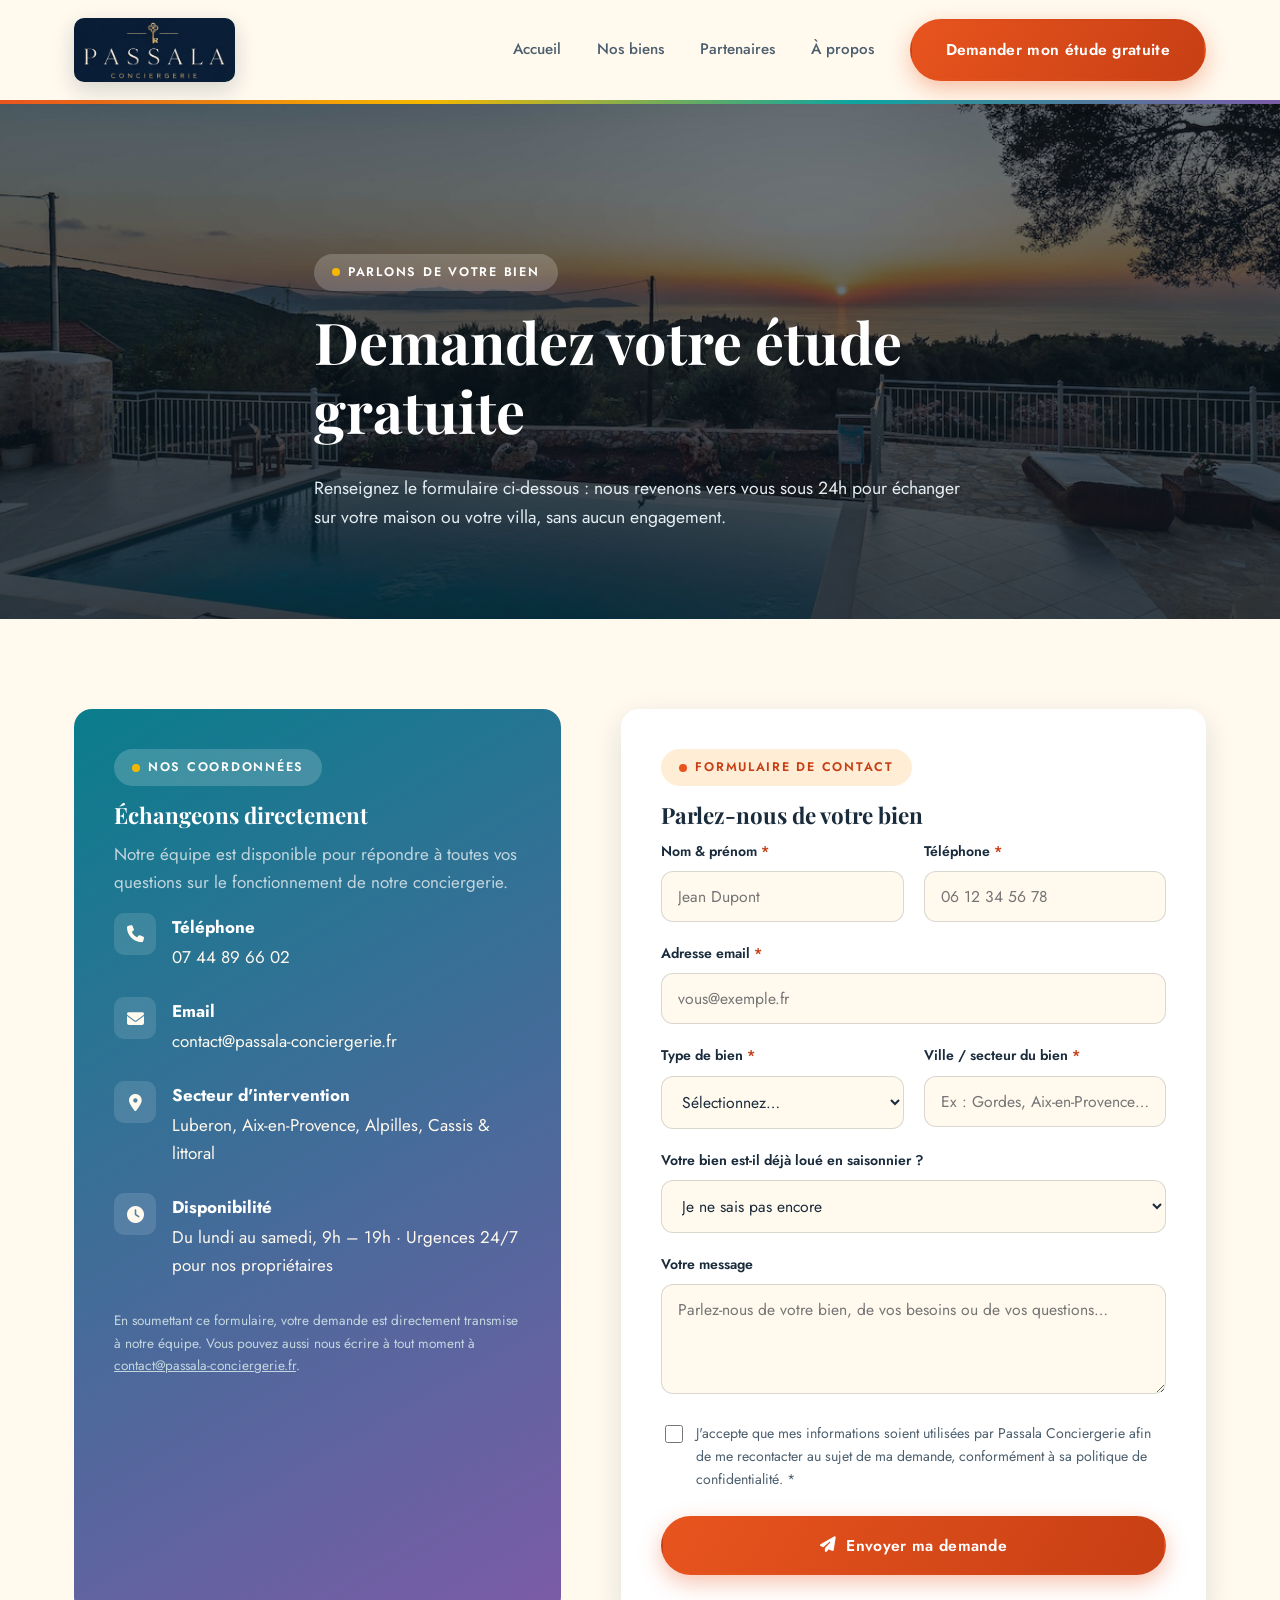
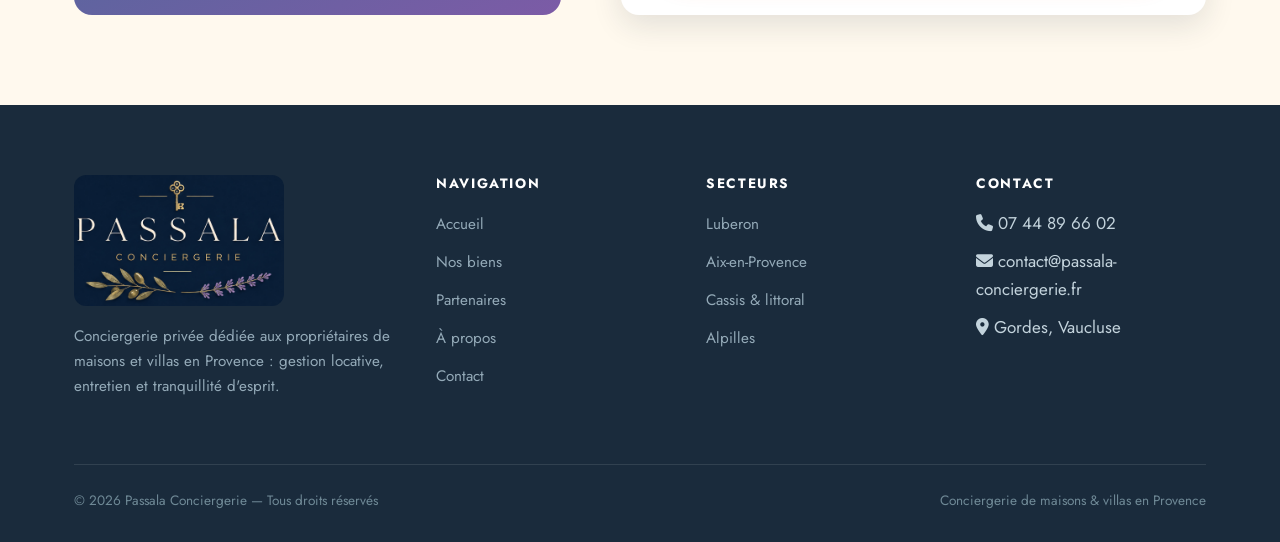
<file: contact.html>
<!DOCTYPE html>
<html lang="fr">
<head>
<meta charset="UTF-8">
<meta name="viewport" content="width=device-width, initial-scale=1.0">
<title>Contact — Passala Conciergerie</title>
<meta name="description" content="Contactez Passala Conciergerie pour une étude gratuite et personnalisée de la gestion de votre maison ou villa en Provence.">
<link rel="preconnect" href="https://fonts.googleapis.com">
<link href="https://fonts.googleapis.com/css2?family=Playfair+Display:wght@500;600;700&family=Jost:wght@400;500;600;700&display=swap" rel="stylesheet">
<link rel="stylesheet" href="https://cdn.jsdelivr.net/npm/@fortawesome/fontawesome-free@6.4.0/css/all.min.css">
<link rel="icon" href="favicon.ico" sizes="any">
<link rel="icon" type="image/png" sizes="16x16" href="images/favicon-16.png">
<link rel="icon" type="image/png" sizes="32x32" href="images/favicon-32.png">
<link rel="icon" type="image/png" sizes="512x512" href="images/logo-passala-emblem.png">
<link rel="apple-touch-icon" href="images/apple-touch-icon.png">
<meta name="theme-color" content="#0a1e37">
<link rel="stylesheet" href="css/style.css">
</head>
<body>

<header id="site-header">
  <div class="header-inner">
    <a href="index.html" class="brand" aria-label="Passala Conciergerie — retour à l'accueil">
      <img src="images/logo-passala-lockup.jpg" alt="Passala Conciergerie" width="760" height="303">
    </a>
    <nav id="main-nav">
      <a href="index.html">Accueil</a>
      <a href="nos-biens.html">Nos biens</a>
      <a href="partenaires.html">Partenaires</a>
      <a href="a-propos.html">À propos</a>
      <div class="nav-cta">
        <a href="contact.html" class="btn btn-primary">Demander mon étude gratuite</a>
      </div>
    </nav>
    <button class="nav-toggle" id="nav-toggle" aria-label="Ouvrir le menu"><i class="fa-solid fa-bars"></i></button>
  </div>
</header>

<main>
  <section class="page-hero" style="padding:150px 0 70px;">
    <div class="hero-bg" style="background-image:url('images/villa-piscine-terrasse.jpg');"></div>
    <div class="container page-hero-content">
      <span class="eyebrow">Parlons de votre bien</span>
      <h1>Demandez votre étude gratuite</h1>
      <p>Renseignez le formulaire ci-dessous : nous revenons vers vous sous 24h pour échanger sur votre maison ou votre villa, sans aucun engagement.</p>
    </div>
  </section>

  <section id="contact-section">
    <div class="container">
      <div class="contact-layout">

        <div class="contact-info-card">
          <span class="eyebrow">Nos coordonnées</span>
          <h3>Échangeons directement</h3>
          <p>Notre équipe est disponible pour répondre à toutes vos questions sur le fonctionnement de notre conciergerie.</p>

          <div class="contact-info-item">
            <div class="icon"><i class="fa-solid fa-phone"></i></div>
            <div><strong>Téléphone</strong><a href="tel:+33744896602">07 44 89 66 02</a></div>
          </div>
          <div class="contact-info-item">
            <div class="icon"><i class="fa-solid fa-envelope"></i></div>
            <div><strong>Email</strong><a href="mailto:contact@passala-conciergerie.fr">contact@passala-conciergerie.fr</a></div>
          </div>
          <div class="contact-info-item">
            <div class="icon"><i class="fa-solid fa-location-dot"></i></div>
            <div><strong>Secteur d'intervention</strong><span>Luberon, Aix-en-Provence, Alpilles, Cassis &amp; littoral</span></div>
          </div>
          <div class="contact-info-item">
            <div class="icon"><i class="fa-solid fa-clock"></i></div>
            <div><strong>Disponibilité</strong><span>Du lundi au samedi, 9h – 19h · Urgences 24/7 pour nos propriétaires</span></div>
          </div>

          <p style="margin-top:30px;font-size:0.85rem;">En soumettant ce formulaire, votre demande est directement transmise à notre équipe. Vous pouvez aussi nous écrire à tout moment à <a href="mailto:contact@passala-conciergerie.fr" style="text-decoration:underline;">contact@passala-conciergerie.fr</a>.</p>
        </div>

        <div class="form-card">
          <span class="eyebrow">Formulaire de contact</span>
          <h3>Parlez-nous de votre bien</h3>
          <form id="contact-form" novalidate>
            <div class="form-row">
              <div class="field">
                <label for="full_name">Nom &amp; prénom <span class="req">*</span></label>
                <input type="text" id="full_name" name="full_name" required placeholder="Jean Dupont">
              </div>
              <div class="field">
                <label for="phone">Téléphone <span class="req">*</span></label>
                <input type="tel" id="phone" name="phone" required placeholder="06 12 34 56 78">
              </div>
            </div>

            <div class="field">
              <label for="email">Adresse email <span class="req">*</span></label>
              <input type="email" id="email" name="email" required placeholder="vous@exemple.fr">
            </div>

            <div class="form-row">
              <div class="field">
                <label for="property_type">Type de bien <span class="req">*</span></label>
                <select id="property_type" name="property_type" required>
                  <option value="" disabled selected>Sélectionnez…</option>
                  <option value="Villa">Villa</option>
                  <option value="Maison">Maison</option>
                  <option value="Mas / Bastide">Mas / Bastide</option>
                  <option value="Appartement">Appartement</option>
                  <option value="Autre">Autre</option>
                </select>
              </div>
              <div class="field">
                <label for="city">Ville / secteur du bien <span class="req">*</span></label>
                <input type="text" id="city" name="city" required placeholder="Ex : Gordes, Aix-en-Provence…">
              </div>
            </div>

            <div class="field">
              <label for="already_rented">Votre bien est-il déjà loué en saisonnier ?</label>
              <select id="already_rented" name="already_rented">
                <option value="Je ne sais pas" selected>Je ne sais pas encore</option>
                <option value="Oui">Oui, déjà en location saisonnière</option>
                <option value="Non">Non, pas encore</option>
              </select>
            </div>

            <div class="field">
              <label for="message">Votre message</label>
              <textarea id="message" name="message" placeholder="Parlez-nous de votre bien, de vos besoins ou de vos questions…"></textarea>
            </div>

            <div class="checkbox-field">
              <input type="checkbox" id="consent" name="consent" required>
              <label for="consent">J'accepte que mes informations soient utilisées par Passala Conciergerie afin de me recontacter au sujet de ma demande, conformément à sa politique de confidentialité. <span class="req">*</span></label>
            </div>

            <button type="submit" class="btn btn-primary btn-block" id="submit-btn">
              <i class="fa-solid fa-paper-plane"></i> Envoyer ma demande
            </button>

            <div id="form-feedback"></div>
          </form>
        </div>

      </div>
    </div>
  </section>
</main>

<footer id="site-footer">
  <div class="container">
    <div class="footer-grid">
      <div>
        <a href="index.html" class="brand" aria-label="Passala Conciergerie — retour à l'accueil"><img src="images/logo-passala.jpg" alt="Passala Conciergerie" width="1000" height="625"></a>
        <p>Conciergerie privée dédiée aux propriétaires de maisons et villas en Provence : gestion locative, entretien et tranquillité d'esprit.</p>
      </div>
      <div>
        <h4>Navigation</h4>
        <ul>
          <li><a href="index.html">Accueil</a></li>
          <li><a href="nos-biens.html">Nos biens</a></li>
          <li><a href="partenaires.html">Partenaires</a></li>
          <li><a href="a-propos.html">À propos</a></li>
          <li><a href="contact.html">Contact</a></li>
        </ul>
      </div>
      <div>
        <h4>Secteurs</h4>
        <ul>
          <li><a href="nos-biens.html">Luberon</a></li>
          <li><a href="nos-biens.html">Aix-en-Provence</a></li>
          <li><a href="nos-biens.html">Cassis &amp; littoral</a></li>
          <li><a href="nos-biens.html">Alpilles</a></li>
        </ul>
      </div>
      <div>
        <h4>Contact</h4>
        <ul>
          <li><i class="fa-solid fa-phone"></i> 07 44 89 66 02</li>
          <li><i class="fa-solid fa-envelope"></i> contact@passala-conciergerie.fr</li>
          <li><i class="fa-solid fa-location-dot"></i> Gordes, Vaucluse</li>
        </ul>
      </div>
    </div>
    <div class="footer-bottom">
      <span>© 2026 Passala Conciergerie — Tous droits réservés</span>
      <span>Conciergerie de maisons &amp; villas en Provence</span>
    </div>
  </div>
</footer>

<script src="js/main.js"></script>
<script src="js/contact-form.js"></script>
</body>
</html>
</file>
<file: css/style.css>
/* ==========================================================================
   Passala Conciergerie — Feuille de style principale
   Charte : élégance provençale contemporaine
   ========================================================================== */

:root {
  /* Palette "PACA flashy" — inspirée des ocres du Luberon, des calanques, 
     des tournesols de Valensole, de la lavande et des façades du Sud */
  --color-cream: #fff9ee;
  --color-stone: #ffedd6;
  --color-ink: #1a2b3c;
  --color-ink-soft: #4d5f6e;
  --color-olive: #0f9b8e;
  --color-olive-dark: #0c6b93;
  --color-terracotta: #e8541e;
  --color-terracotta-dark: #c73f14;
  --color-lavender: #7c5ba6;
  --color-gold: #f5b700;
  --color-turquoise: #0ea5a0;
  --color-turquoise-dark: #0a7d8c;
  --color-pink: #e8437a;
  --color-white: #ffffff;
  --shadow-soft: 0 20px 50px rgba(26, 43, 60, 0.16);
  --shadow-card: 0 10px 30px rgba(26, 43, 60, 0.12);
  --radius-lg: 18px;
  --radius-md: 12px;
  --font-serif: 'Playfair Display', Georgia, serif;
  --font-sans: 'Jost', 'Helvetica Neue', Arial, sans-serif;
}

* { box-sizing: border-box; }

html { scroll-behavior: smooth; }

body {
  margin: 0;
  font-family: var(--font-sans);
  color: var(--color-ink);
  background: var(--color-cream);
  line-height: 1.65;
  font-size: 17px;
}

h1, h2, h3, h4 {
  font-family: var(--font-serif);
  font-weight: 700;
  color: var(--color-ink);
  line-height: 1.2;
  margin: 0 0 0.5em;
}

h1 { font-size: clamp(2.4rem, 5vw, 3.6rem); }
h2 { font-size: clamp(1.9rem, 3.5vw, 2.6rem); }
h3 { font-size: 1.4rem; }

p { margin: 0 0 1em; color: var(--color-ink-soft); }

a { color: inherit; text-decoration: none; }

img { max-width: 100%; display: block; }

.container {
  width: 100%;
  max-width: 1180px;
  margin: 0 auto;
  padding: 0 24px;
}

.eyebrow {
  display: inline-flex;
  align-items: center;
  gap: 8px;
  font-family: var(--font-sans);
  text-transform: uppercase;
  letter-spacing: 0.14em;
  font-size: 0.78rem;
  color: var(--color-terracotta-dark);
  background: var(--color-stone);
  padding: 8px 18px;
  border-radius: 100px;
  font-weight: 600;
  margin-bottom: 16px;
}
.eyebrow::before { content: ''; width: 8px; height: 8px; border-radius: 50%; background: var(--color-terracotta); flex-shrink: 0; }

section { padding: 90px 0; }
@media (max-width: 768px) { section { padding: 60px 0; } }

.section-head { max-width: 700px; margin: 0 auto 50px; text-align: center; }
.section-head p { font-size: 1.1rem; }

/* ---------- Boutons ---------- */
.btn {
  display: inline-flex;
  align-items: center;
  gap: 10px;
  padding: 16px 34px;
  border-radius: 100px;
  font-family: var(--font-sans);
  font-weight: 600;
  font-size: 0.98rem;
  letter-spacing: 0.02em;
  cursor: pointer;
  border: 2px solid transparent;
  transition: all 0.25s ease;
  white-space: nowrap;
}
.btn-primary {
  background: linear-gradient(120deg, var(--color-terracotta) 0%, var(--color-terracotta-dark) 100%);
  color: var(--color-white);
  box-shadow: 0 8px 22px rgba(232, 84, 30, 0.35);
}
.btn-primary:hover { background: linear-gradient(120deg, var(--color-terracotta-dark) 0%, var(--color-terracotta-dark) 100%); transform: translateY(-2px); box-shadow: 0 12px 28px rgba(232, 84, 30, 0.45); }
.btn-outline {
  background: transparent;
  border-color: var(--color-ink);
  color: var(--color-ink);
}
.btn-outline:hover { background: var(--color-ink); color: var(--color-white); }
.btn-light {
  background: var(--color-white);
  color: var(--color-ink);
}
.btn-light:hover { background: var(--color-stone); transform: translateY(-2px); }
.btn-block { width: 100%; justify-content: center; }
.btn[disabled] { opacity: 0.6; cursor: not-allowed; }

/* ---------- Header ---------- */
#site-header {
  position: sticky;
  top: 0;
  z-index: 1000;
  background: rgba(255, 249, 238, 0.98);
  border-bottom: 4px solid transparent;
  border-image: linear-gradient(90deg, var(--color-terracotta), var(--color-gold), var(--color-turquoise), var(--color-lavender)) 1;
}
.header-inner {
  display: flex;
  align-items: center;
  justify-content: space-between;
  padding: 18px 24px;
  max-width: 1180px;
  margin: 0 auto;
}
.brand {
  display: inline-flex;
  align-items: center;
  flex-shrink: 0;
}
.brand img {
  display: block;
  height: 64px;
  width: auto;
  border-radius: 10px;
  box-shadow: 0 8px 22px rgba(26, 43, 60, 0.18);
}
@media (max-width: 900px) { .brand img { height: 50px; border-radius: 8px; } }
@media (max-width: 420px) { .brand img { height: 42px; } }
#main-nav { display: flex; align-items: center; gap: 36px; }
#main-nav a:not(.btn) {
  font-size: 0.95rem;
  font-weight: 500;
  color: var(--color-ink-soft);
  position: relative;
  padding: 4px 0;
}
#main-nav a:not(.btn):hover, #main-nav a.active:not(.btn) { color: var(--color-ink); }
#main-nav a.active:not(.btn)::after {
  content: '';
  position: absolute;
  left: 0; bottom: -4px;
  width: 100%; height: 3px;
  border-radius: 2px;
  background: linear-gradient(90deg, var(--color-terracotta), var(--color-gold));
}
/* Le bouton CTA du menu garde toujours son propre contraste (fond olive foncé / texte blanc) */
#main-nav a.btn-primary,
#main-nav a.btn-primary:hover,
#main-nav a.btn-primary:visited {
  color: var(--color-white) !important;
}
.nav-cta { display: flex; align-items: center; gap: 18px; }
.nav-toggle {
  display: none;
  background: none; border: none; cursor: pointer;
  font-size: 1.6rem; color: var(--color-ink);
  z-index: 1100;
  position: relative;
}

@media (max-width: 900px) {
  body.nav-open { overflow: hidden; }

  .nav-toggle { display: block; }

  #main-nav {
    position: fixed;
    inset: 0;
    z-index: 1050;
    background: var(--color-cream);
    display: flex;
    flex-direction: column;
    align-items: center;
    justify-content: center;
    text-align: center;
    gap: 22px;
    padding: 100px 32px 60px;
    opacity: 0;
    visibility: hidden;
    transform: translateY(-12px);
    transition: opacity 0.25s ease, transform 0.25s ease, visibility 0.25s;
    overflow-y: auto;
  }
  #main-nav.open {
    opacity: 1;
    visibility: visible;
    transform: translateY(0);
  }
  #main-nav a:not(.btn) {
    font-size: 1.4rem;
    font-weight: 600;
    color: var(--color-ink);
    width: 100%;
    padding: 6px 0;
    text-align: center;
  }
  #main-nav a.active:not(.btn)::after { display: none; }
  #main-nav a.active:not(.btn) { color: var(--color-terracotta-dark); }
  .nav-cta {
    flex-direction: column;
    align-items: center;
    width: 100%;
    gap: 14px;
    margin-top: 10px;
  }
  .nav-cta .btn { width: 100%; text-align: center; justify-content: center; }
}

/* ---------- Footer ---------- */
#site-footer {
  background: var(--color-ink);
  color: #c3d3dc;
  padding: 70px 0 30px;
}
.footer-grid {
  display: grid;
  grid-template-columns: 1.4fr 1fr 1fr 1fr;
  gap: 40px;
  margin-bottom: 50px;
}
@media (max-width: 800px) { .footer-grid { grid-template-columns: 1fr 1fr; } }
#site-footer h4 { color: var(--color-white); font-family: var(--font-sans); font-size: 0.85rem; text-transform: uppercase; letter-spacing: 0.12em; margin-bottom: 18px; }
#site-footer .brand { display: block; margin-bottom: 18px; }
#site-footer .brand img { height: auto; width: 210px; max-width: 100%; border-radius: 12px; box-shadow: none; }
@media (max-width: 800px) { #site-footer .brand img { width: 180px; } }
#site-footer p, #site-footer a { color: #94aab8; font-size: 0.95rem; }
#site-footer ul { list-style: none; padding: 0; margin: 0; display: flex; flex-direction: column; gap: 10px; }
#site-footer a:hover { color: var(--color-white); }
.footer-bottom {
  border-top: 1px solid rgba(255,255,255,0.1);
  padding-top: 24px;
  display: flex; justify-content: space-between; flex-wrap: wrap; gap: 10px;
  font-size: 0.85rem; color: #6f8996;
}

/* ---------- Hero ---------- */
.hero {
  position: relative;
  min-height: 92vh;
  display: flex;
  align-items: center;
  color: var(--color-white);
  overflow: hidden;
}
.hero-bg {
  position: absolute; inset: 0;
  background-size: cover; background-position: center;
}
.hero-bg::after {
  content: '';
  position: absolute; inset: 0;
  background: linear-gradient(180deg, rgba(9,22,33,0.55) 0%, rgba(9,22,33,0.35) 40%, rgba(9,22,33,0.85) 100%);
}
.hero-content { position: relative; z-index: 2; max-width: 780px; }
.hero .eyebrow { color: var(--color-white); background: rgba(232, 84, 30, 0.85); }
.hero .eyebrow::before { background: var(--color-gold); }
.hero h1 { color: var(--color-white); margin-bottom: 22px; }
.hero p.lead { color: #e4eef2; font-size: 1.25rem; max-width: 620px; margin-bottom: 36px; }
.hero-actions { display: flex; gap: 18px; flex-wrap: wrap; margin-bottom: 46px; }
.hero-stats {
  display: flex;
  gap: 40px;
  flex-wrap: wrap;
  border-top: 1px solid rgba(255,255,255,0.25);
  padding-top: 28px;
}
.hero-stats div strong { display: block; font-family: var(--font-serif); font-size: 1.8rem; }
.hero-stats div span { font-size: 0.85rem; color: #ffd98c; text-transform: uppercase; letter-spacing: 0.06em; }
.hero-stats div:nth-child(1) strong { color: var(--color-gold); }
.hero-stats div:nth-child(2) strong { color: #7de3d6; }
.hero-stats div:nth-child(3) strong { color: #ffb27a; }
.hero-stats div:nth-child(4) strong { color: #d3aaff; }

/* ---------- Pain points / grid cards ---------- */
.pain-grid, .steps-grid, .benefit-grid {
  display: grid;
  grid-template-columns: repeat(4, 1fr);
  gap: 26px;
}
@media (max-width: 1000px) { .pain-grid, .steps-grid, .benefit-grid { grid-template-columns: repeat(2, 1fr); } }
@media (max-width: 600px) { .pain-grid, .steps-grid, .benefit-grid { grid-template-columns: 1fr; } }

.pain-card, .benefit-card {
  background: var(--color-white);
  border-radius: var(--radius-lg);
  padding: 34px 28px;
  box-shadow: var(--shadow-card);
  transition: transform 0.25s ease;
}
.pain-card:hover, .benefit-card:hover { transform: translateY(-6px); }
.pain-card .icon, .benefit-card .icon {
  width: 52px; height: 52px;
  border-radius: 14px;
  background: var(--color-stone);
  color: var(--color-olive-dark);
  display: flex; align-items: center; justify-content: center;
  font-size: 1.4rem;
  margin-bottom: 18px;
}
.pain-card:nth-child(1) .icon { background: #ffe1d6; color: var(--color-terracotta-dark); }
.pain-card:nth-child(2) .icon { background: #e3f7f5; color: var(--color-turquoise-dark); }
.pain-card:nth-child(3) .icon { background: #f1e6fa; color: var(--color-lavender); }
.pain-card:nth-child(4) .icon { background: #fff2cf; color: #b3860a; }
.pain-card:nth-child(1) { border-top: 4px solid var(--color-terracotta); }
.pain-card:nth-child(2) { border-top: 4px solid var(--color-turquoise); }
.pain-card:nth-child(3) { border-top: 4px solid var(--color-lavender); }
.pain-card:nth-child(4) { border-top: 4px solid var(--color-gold); }
.benefit-card:nth-child(1) .icon { background: #fff2cf; color: #b3860a; }
.benefit-card:nth-child(2) .icon { background: #ffe1ea; color: var(--color-pink); }
.benefit-card:nth-child(3) .icon { background: #e3f7f5; color: var(--color-turquoise-dark); }
.benefit-card:nth-child(4) .icon { background: #ffe1d6; color: var(--color-terracotta-dark); }
.benefit-card:nth-child(1) { border-top: 4px solid var(--color-gold); }
.benefit-card:nth-child(2) { border-top: 4px solid var(--color-pink); }
.benefit-card:nth-child(3) { border-top: 4px solid var(--color-turquoise); }
.benefit-card:nth-child(4) { border-top: 4px solid var(--color-terracotta); }
.pain-card h3, .benefit-card h3 { font-size: 1.15rem; margin-bottom: 8px; }
.pain-card p, .benefit-card p { font-size: 0.96rem; margin-bottom: 0; }

.section-alt { background: var(--color-stone); }

/* ---------- Bandes & mosaïques photo (peps + équilibre image/texte) ---------- */
.photo-strip {
  display: grid;
  grid-template-columns: repeat(4, 1fr);
  gap: 4px;
  margin: 0;
}
.photo-strip figure { margin: 0; overflow: hidden; height: 220px; position: relative; }
.photo-strip img { width: 100%; height: 100%; object-fit: cover; transition: transform 0.5s ease; }
.photo-strip figure:hover img { transform: scale(1.08); }
.photo-strip figcaption {
  position: absolute; left: 0; right: 0; bottom: 0;
  padding: 10px 14px;
  font-size: 0.78rem;
  font-weight: 600;
  color: var(--color-white);
  background: linear-gradient(0deg, rgba(0,0,0,0.55), transparent);
}
@media (max-width: 900px) { .photo-strip { grid-template-columns: repeat(2, 1fr); } .photo-strip figure { height: 180px; } }
@media (max-width: 480px) { .photo-strip { grid-template-columns: 1fr 1fr; } .photo-strip figure { height: 150px; } }

.split-media {
  display: grid;
  grid-template-columns: 1fr 1fr;
  gap: 50px;
  align-items: center;
}
@media (max-width: 850px) { .split-media { grid-template-columns: 1fr; gap: 30px; } }
.split-media img { border-radius: var(--radius-lg); box-shadow: var(--shadow-card); width: 100%; height: 340px; object-fit: cover; }
.split-media.reverse .media-col { order: 2; }
@media (max-width: 850px) { .split-media.reverse .media-col { order: 0; } }

.pain-card .thumb-mini, .benefit-card .thumb-mini {
  width: 100%; height: 110px; border-radius: var(--radius-md);
  object-fit: cover; margin-bottom: 16px;
}

/* ---------- Steps (fonctionnement) ---------- */
.steps-grid { grid-template-columns: repeat(4, 1fr); counter-reset: step; }
.step-card { position: relative; padding-top: 10px; }
.step-card .step-num {
  font-family: var(--font-serif);
  font-size: 3rem;
  color: rgba(20,37,52,0.12);
  position: absolute; top: -20px; left: 0;
  line-height: 1;
}
.step-card { background: transparent; box-shadow: none; padding: 34px 26px; border-left: 3px solid var(--color-olive); }
.step-card:nth-child(1) { border-left-color: var(--color-terracotta); }
.step-card:nth-child(2) { border-left-color: var(--color-gold); }
.step-card:nth-child(3) { border-left-color: var(--color-turquoise); }
.step-card:nth-child(4) { border-left-color: var(--color-lavender); }
@media (max-width: 1000px) { .steps-grid.steps-grid { grid-template-columns: repeat(2, 1fr); } }
@media (max-width: 600px) { .steps-grid.steps-grid { grid-template-columns: 1fr; } }

/* ---------- Testimonial / réassurance ---------- */
.reassurance {
  display: grid;
  grid-template-columns: 1fr 1fr;
  gap: 60px;
  align-items: center;
}
@media (max-width: 850px) { .reassurance { grid-template-columns: 1fr; } }
.reassurance img { border-radius: var(--radius-lg); box-shadow: var(--shadow-soft); }
.quote-block {
  background: linear-gradient(135deg, var(--color-turquoise-dark), var(--color-lavender));
  color: var(--color-cream);
  padding: 40px;
  border-radius: var(--radius-lg);
  margin-top: 26px;
}
.quote-block p { color: var(--color-cream); font-family: var(--font-serif); font-size: 1.25rem; font-style: italic; }
.quote-block footer { font-size: 0.85rem; color: #b9d3c9; margin-top: 12px; }

/* ---------- Properties grid ---------- */
.properties-grid {
  display: grid;
  grid-template-columns: repeat(3, 1fr);
  gap: 30px;
}
@media (max-width: 950px) { .properties-grid { grid-template-columns: repeat(2, 1fr); } }
@media (max-width: 620px) { .properties-grid { grid-template-columns: 1fr; } }

.property-card {
  background: var(--color-white);
  border-radius: var(--radius-lg);
  overflow: hidden;
  box-shadow: var(--shadow-card);
  transition: transform 0.25s ease, box-shadow 0.25s ease;
  display: flex; flex-direction: column;
}
.property-card:hover { transform: translateY(-8px); box-shadow: var(--shadow-soft); }
.property-card .thumb { position: relative; height: 230px; overflow: hidden; }
.property-card .thumb img { width: 100%; height: 100%; object-fit: cover; transition: transform 0.4s ease; }
.property-card:hover .thumb img { transform: scale(1.06); }
.property-card .tag {
  position: absolute; top: 16px; left: 16px;
  background: rgba(255,255,255,0.92);
  color: var(--color-ink);
  padding: 6px 14px;
  border-radius: 100px;
  font-size: 0.75rem;
  font-weight: 600;
  text-transform: uppercase;
  letter-spacing: 0.04em;
}
.property-card .body { padding: 24px; flex: 1; display: flex; flex-direction: column; }
.property-card h3 { margin-bottom: 4px; }
.property-card .location { color: var(--color-turquoise-dark); font-size: 0.88rem; font-weight: 600; margin-bottom: 12px; display: flex; align-items: center; gap: 6px; }
.property-card .meta { display: flex; gap: 16px; font-size: 0.85rem; color: var(--color-ink-soft); margin: 12px 0 18px; flex-wrap: wrap; }
.property-card .meta span { display: flex; align-items: center; gap: 6px; }
.property-card .btn { margin-top: auto; }

/* ---------- Property detail page ---------- */
.property-hero {
  position: relative;
  height: 60vh;
  min-height: 420px;
  display: flex; align-items: flex-end;
  color: var(--color-white);
}
.property-hero .hero-bg::after { background: linear-gradient(180deg, rgba(8,18,27,0.1) 30%, rgba(8,18,27,0.85) 100%); }
.property-hero-content { position: relative; z-index: 2; padding-bottom: 50px; }
.property-hero .tag { background: var(--color-gold); color: var(--color-ink); }

.property-gallery { display: grid; grid-template-columns: 2fr 1fr; gap: 14px; margin-top: -60px; position: relative; z-index: 3; }
.property-gallery img { border-radius: var(--radius-md); height: 100%; object-fit: cover; }
.property-gallery .side { display: grid; grid-template-rows: 1fr 1fr; gap: 14px; }
@media (max-width: 750px) { .property-gallery { grid-template-columns: 1fr; margin-top: 20px; } .property-gallery .side { grid-template-columns: 1fr 1fr; grid-template-rows: none; } }

.property-layout { display: grid; grid-template-columns: 2fr 1fr; gap: 60px; margin-top: 60px; }
@media (max-width: 900px) { .property-layout { grid-template-columns: 1fr; } }
.amenity-list { list-style: none; padding: 0; display: grid; grid-template-columns: 1fr 1fr; gap: 12px; margin: 20px 0; }
.amenity-list li { display: flex; align-items: center; gap: 10px; font-size: 0.95rem; color: var(--color-ink-soft); }
.amenity-list li i { color: var(--color-turquoise-dark); }

.sticky-card {
  position: sticky; top: 110px;
  background: var(--color-white);
  border-radius: var(--radius-lg);
  padding: 32px;
  box-shadow: var(--shadow-soft);
  border: 1px solid rgba(20,37,52,0.06);
}
.sticky-card h3 { margin-bottom: 6px; }
.sticky-card .price-note { color: var(--color-terracotta-dark); font-weight: 600; margin-bottom: 20px; }

.breadcrumb { font-size: 0.85rem; color: var(--color-ink-soft); margin-bottom: 20px; }
.breadcrumb a { color: var(--color-turquoise-dark); font-weight: 600; }

/* ---------- Filtres biens ---------- */
.filter-bar { display: flex; gap: 12px; flex-wrap: wrap; justify-content: center; margin-bottom: 50px; }
.filter-btn {
  padding: 10px 22px;
  border-radius: 100px;
  border: 1.5px solid rgba(20,37,52,0.18);
  background: var(--color-white);
  cursor: pointer;
  font-size: 0.9rem;
  font-weight: 600;
  color: var(--color-ink-soft);
  transition: all 0.2s ease;
}
.filter-btn:hover { border-color: var(--color-terracotta); }
.filter-btn.active { background: var(--color-terracotta); border-color: var(--color-terracotta); color: var(--color-white); }

/* ---------- Partners ---------- */
.partners-grid { display: grid; grid-template-columns: repeat(3, 1fr); gap: 26px; }
@media (max-width: 900px) { .partners-grid { grid-template-columns: repeat(2, 1fr); } }
@media (max-width: 560px) { .partners-grid { grid-template-columns: 1fr; } }
.partner-card {
  background: var(--color-white);
  border-radius: var(--radius-lg);
  padding: 32px;
  box-shadow: var(--shadow-card);
  text-align: left;
}
.partner-card .icon {
  width: 54px; height: 54px; border-radius: 50%;
  background: var(--color-stone);
  color: var(--color-terracotta);
  display: flex; align-items: center; justify-content: center;
  font-size: 1.4rem;
  margin-bottom: 18px;
}
.partner-card:nth-child(6n+1) .icon { background: #ffe1d6; color: var(--color-terracotta-dark); }
.partner-card:nth-child(6n+2) .icon { background: #e3f7f5; color: var(--color-turquoise-dark); }
.partner-card:nth-child(6n+3) .icon { background: #f1e6fa; color: var(--color-lavender); }
.partner-card:nth-child(6n+4) .icon { background: #fff2cf; color: #b3860a; }
.partner-card:nth-child(6n+5) .icon { background: #ffe1ea; color: var(--color-pink); }
.partner-card:nth-child(6n+6) .icon { background: #e3f7f5; color: var(--color-turquoise-dark); }
.partner-card .category { color: var(--color-turquoise-dark); font-size: 0.82rem; text-transform: uppercase; letter-spacing: 0.05em; font-weight: 600; margin-bottom: 10px; }

/* ---------- About page ---------- */
.about-hero { display: grid; grid-template-columns: 0.9fr 1.1fr; gap: 60px; align-items: center; }
@media (max-width: 850px) { .about-hero { grid-template-columns: 1fr; } }
.about-portrait { position: relative; }
.about-portrait img { border-radius: var(--radius-lg); box-shadow: var(--shadow-soft); }
.about-portrait .badge {
  position: absolute; bottom: -24px; left: -24px;
  background: var(--color-white);
  padding: 18px 24px;
  border-radius: var(--radius-md);
  box-shadow: var(--shadow-card);
}
.about-portrait .badge strong { display: block; font-family: var(--font-serif); font-size: 1.6rem; color: var(--color-terracotta-dark); }
.about-portrait .badge span { font-size: 0.78rem; text-transform: uppercase; letter-spacing: 0.05em; color: var(--color-ink-soft); }

.values-grid { display: grid; grid-template-columns: repeat(3, 1fr); gap: 26px; }
@media (max-width: 800px) { .values-grid { grid-template-columns: 1fr; } }
.value-card { text-align: center; padding: 20px; }
.value-card .icon { width: 60px; height: 60px; margin: 0 auto 18px; border-radius: 50%; background: var(--color-olive-dark); color: var(--color-white); display: flex; align-items: center; justify-content: center; font-size: 1.5rem; }
.value-card:nth-child(1) .icon { background: linear-gradient(135deg, var(--color-terracotta), var(--color-terracotta-dark)); }
.value-card:nth-child(2) .icon { background: linear-gradient(135deg, var(--color-turquoise), var(--color-turquoise-dark)); }
.value-card:nth-child(3) .icon { background: linear-gradient(135deg, var(--color-lavender), #5a3f80); }

.timeline { border-left: 3px solid var(--color-stone); padding-left: 30px; display: flex; flex-direction: column; gap: 34px; margin-top: 30px; }
.timeline-item { position: relative; }
.timeline-item::before { content: ''; position: absolute; left: -38px; top: 4px; width: 14px; height: 14px; border-radius: 50%; background: var(--color-terracotta); border: 3px solid var(--color-white); box-shadow: 0 0 0 2px var(--color-terracotta); }
.timeline-item:nth-child(2)::before { background: var(--color-turquoise); box-shadow: 0 0 0 2px var(--color-turquoise); }
.timeline-item:nth-child(3)::before { background: var(--color-gold); box-shadow: 0 0 0 2px var(--color-gold); }
.timeline-item:nth-child(4)::before { background: var(--color-lavender); box-shadow: 0 0 0 2px var(--color-lavender); }
.timeline-item .year { font-family: var(--font-serif); color: var(--color-terracotta-dark); font-weight: 700; }

/* ---------- Contact page ---------- */
.contact-layout { display: grid; grid-template-columns: 1fr 1.2fr; gap: 60px; }
@media (max-width: 900px) { .contact-layout { grid-template-columns: 1fr; } }
.contact-info-card {
  background: linear-gradient(150deg, var(--color-turquoise-dark) 0%, var(--color-lavender) 100%);
  color: var(--color-cream);
  border-radius: var(--radius-lg);
  padding: 40px;
}
.contact-info-card h3 { color: var(--color-white); }
.contact-info-card p { color: #c3d6de; }
.contact-info-item { display: flex; gap: 16px; margin-bottom: 26px; align-items: flex-start; }
.contact-info-item .icon { width: 42px; height: 42px; border-radius: 10px; background: rgba(255,255,255,0.12); display: flex; align-items: center; justify-content: center; flex-shrink: 0; }
.contact-info-item strong { color: var(--color-white); display: block; margin-bottom: 2px; }

.form-card { background: var(--color-white); border-radius: var(--radius-lg); padding: 40px; box-shadow: var(--shadow-card); }
.form-row { display: grid; grid-template-columns: 1fr 1fr; gap: 20px; }
@media (max-width: 560px) { .form-row { grid-template-columns: 1fr; } }
.field { margin-bottom: 20px; }
.field label { display: block; font-size: 0.88rem; font-weight: 600; margin-bottom: 8px; color: var(--color-ink); }
.field label .req { color: var(--color-terracotta-dark); }
.field input, .field select, .field textarea {
  width: 100%;
  padding: 13px 16px;
  border-radius: var(--radius-md);
  border: 1.5px solid rgba(20,37,52,0.16);
  font-family: var(--font-sans);
  font-size: 0.98rem;
  background: var(--color-cream);
  color: var(--color-ink);
  transition: border-color 0.2s ease;
}
.field input:focus, .field select:focus, .field textarea:focus { outline: none; border-color: var(--color-turquoise); background: var(--color-white); }
.field textarea { resize: vertical; min-height: 110px; }
.checkbox-field { display: flex; align-items: flex-start; gap: 10px; margin-bottom: 24px; }
.checkbox-field input { width: 18px; height: 18px; margin-top: 3px; flex-shrink: 0; }
.checkbox-field label { font-size: 0.88rem; color: var(--color-ink-soft); font-weight: 400; }
#form-feedback { margin-top: 18px; padding: 14px 18px; border-radius: var(--radius-md); font-size: 0.92rem; display: none; }
#form-feedback.success { display: block; background: #e0f2e8; color: #1b6b45; }
#form-feedback.error { display: block; background: #f8e3dd; color: #963f27; }

/* ---------- Page hero générique (pages secondaires) ---------- */
.page-hero {
  position: relative;
  padding: 150px 0 90px;
  color: var(--color-white);
  overflow: hidden;
}
.page-hero .hero-bg::after { background: linear-gradient(180deg, rgba(9,22,33,0.55) 0%, rgba(9,22,33,0.75) 100%); }
.page-hero-content { position: relative; z-index: 2; max-width: 700px; }
.page-hero h1 { color: var(--color-white); }
.page-hero p { color: #e4eef2; font-size: 1.1rem; }

/* ---------- CTA bands ---------- */
.cta-band {
  background: linear-gradient(120deg, var(--color-terracotta) 0%, var(--color-pink) 50%, var(--color-lavender) 100%);
  color: var(--color-cream);
  text-align: center;
  border-radius: var(--radius-lg);
  padding: 60px 40px;
  margin: 0 24px;
}
.cta-band h2 { color: var(--color-white); }
.cta-band p { color: #c3d6de; max-width: 600px; margin: 0 auto 30px; }
.cta-band .hero-actions { justify-content: center; margin-bottom: 0; }
.cta-band .eyebrow { background: rgba(255,255,255,0.22); color: var(--color-white); }
.cta-band .eyebrow::before { background: var(--color-white); }
.page-hero .eyebrow { background: rgba(255,255,255,0.2); color: var(--color-white); }
.page-hero .eyebrow::before { background: var(--color-gold); }
.contact-info-card .eyebrow { background: rgba(255,255,255,0.18); color: var(--color-white); }
.contact-info-card .eyebrow::before { background: var(--color-gold); }

/* Utility */
.text-center { text-align: center; }
.mt-0 { margin-top: 0; }
</file>
